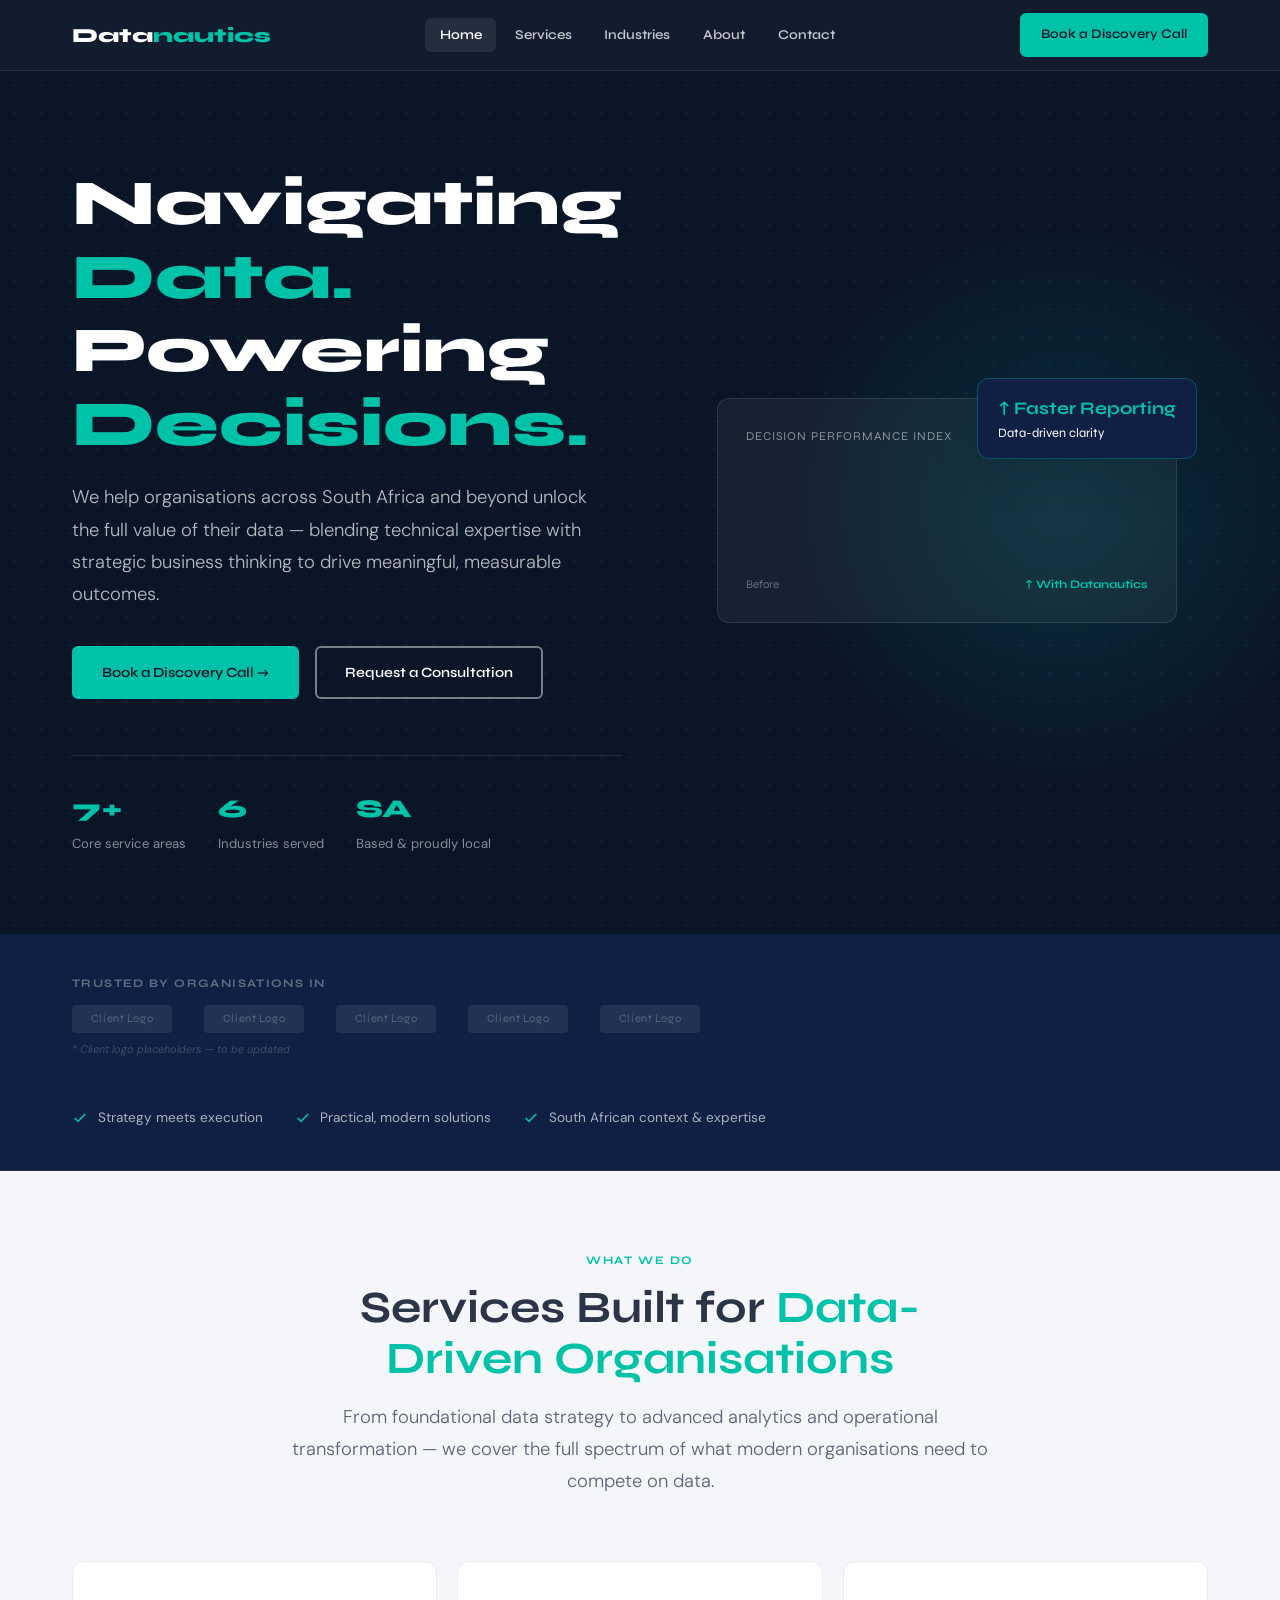
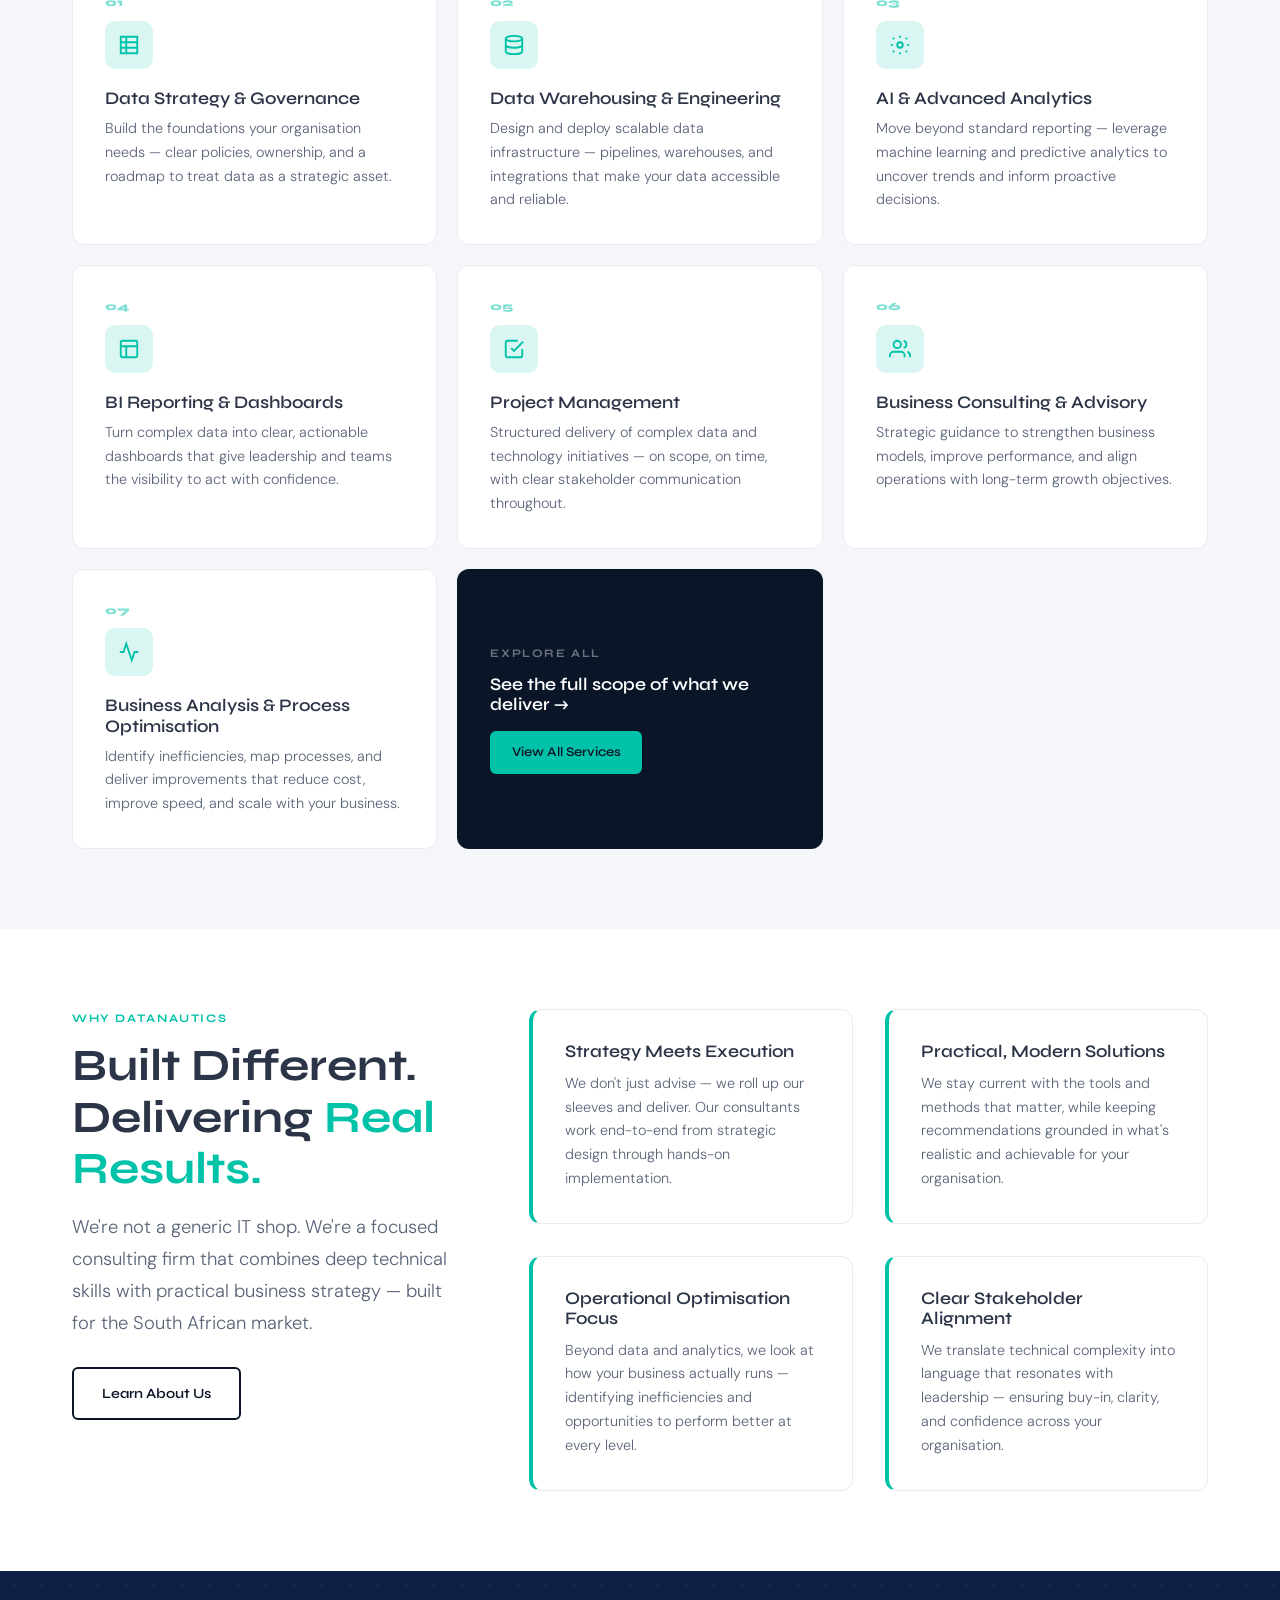
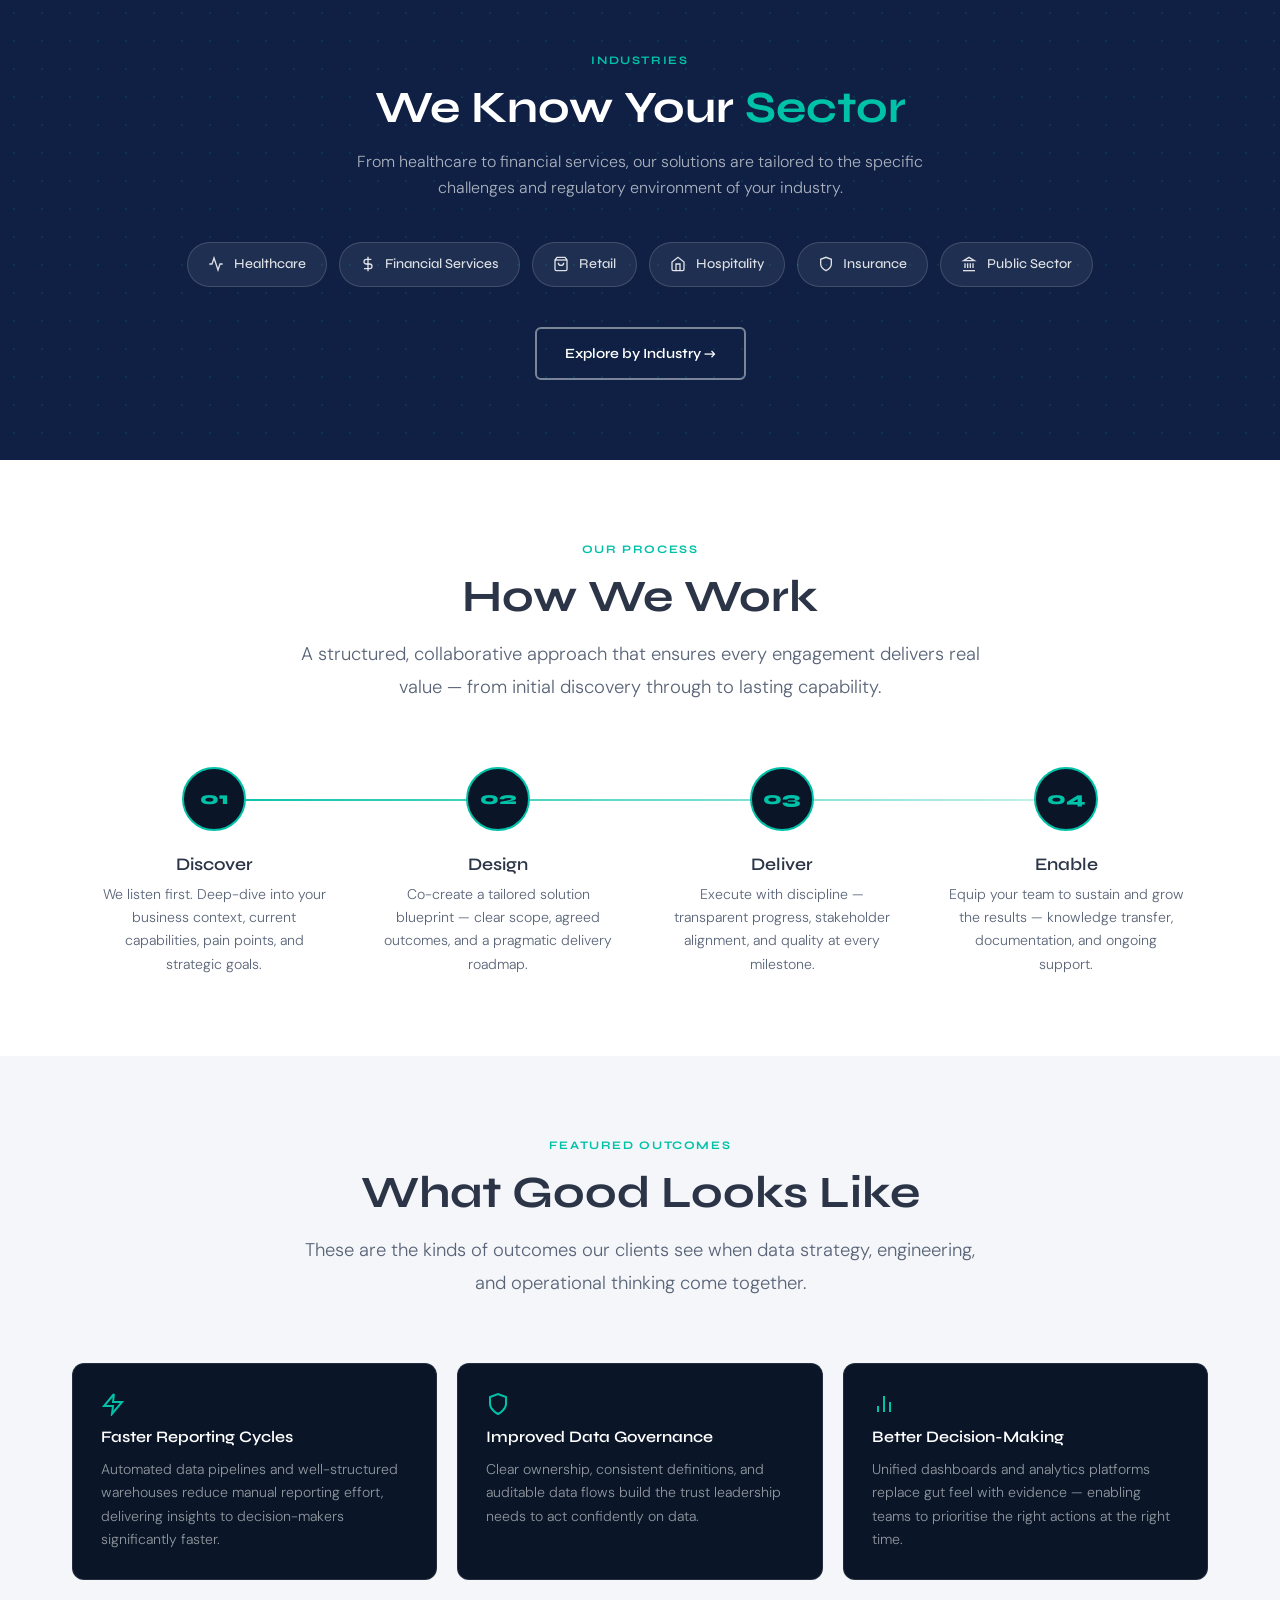
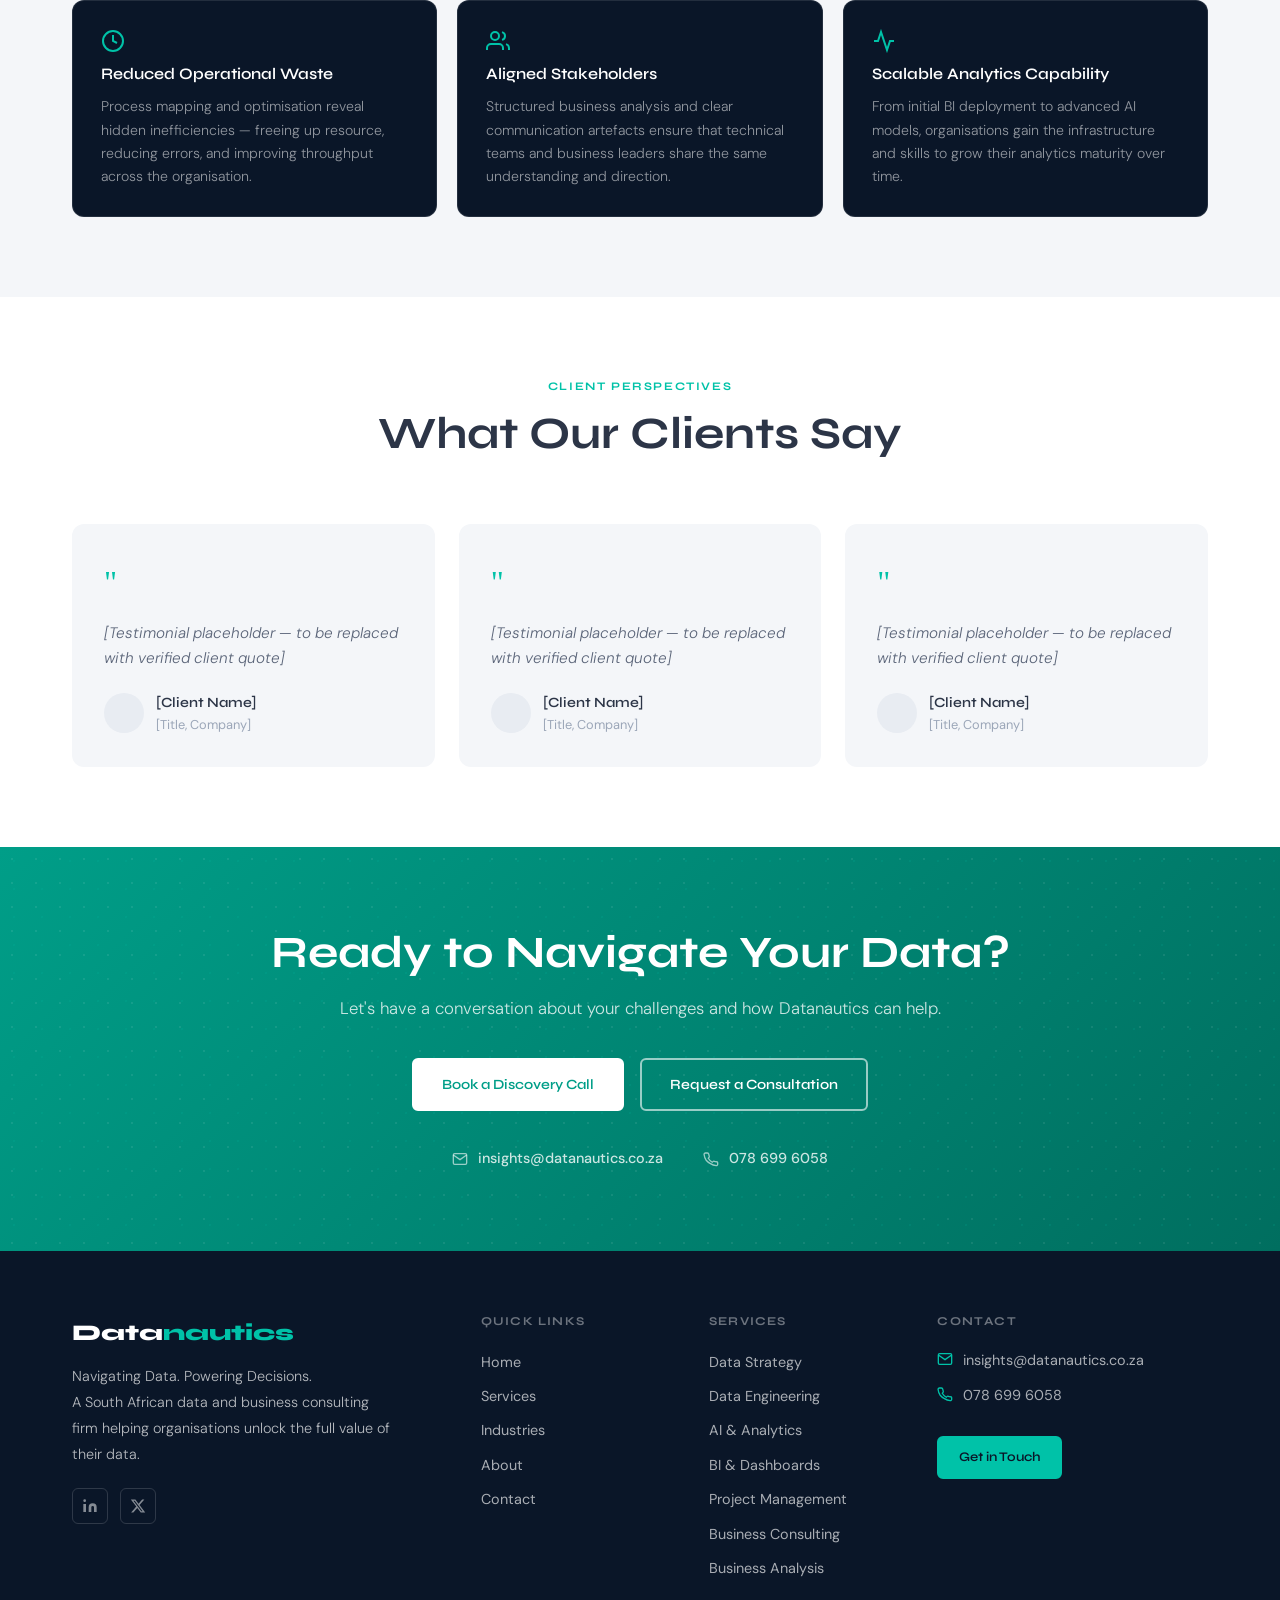
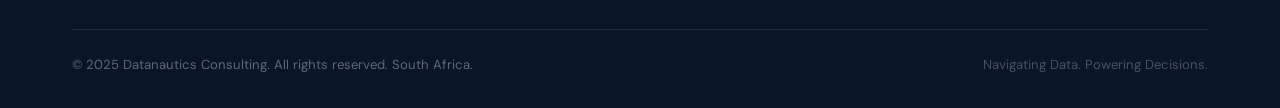
<file: index.html>
<!DOCTYPE html>
<html lang="en">
<head>
  <meta charset="UTF-8" />
  <meta name="viewport" content="width=device-width, initial-scale=1.0" />
  <title>Datanautics Consulting | Business Intelligence & Data Strategy</title>
  <meta name="description" content="Datanautics is a South African data and business consulting firm specialising in Business Intelligence, analytics transformation, data strategy, and operational optimisation. Navigate your data. Power your decisions." />
  <meta name="keywords" content="data strategy South Africa, business intelligence consulting, analytics transformation, data engineering, operational optimisation, BI dashboards" />
  <link rel="stylesheet" href="style.css" />
  <style>
    /* ── HOME-SPECIFIC ── */
    .hero {
      background: var(--navy);
      min-height: 92vh;
      display: flex; align-items: center;
      position: relative; overflow: hidden;
      padding: 6rem 0 5rem;
    }
    .hero::after {
      content: '';
      position: absolute; right: -80px; top: 50%; transform: translateY(-50%);
      width: 600px; height: 600px;
      background: radial-gradient(circle at center, rgba(0,194,168,0.14) 0%, transparent 65%);
      border-radius: 50%; pointer-events: none;
    }
    .hero-grid { display: grid; grid-template-columns: 1fr 1fr; gap: 4rem; align-items: center; position: relative; z-index: 1; }
    .hero-content { color: var(--white); }
    .hero-eyebrow { display: inline-block; background: rgba(0,194,168,0.12); border: 1px solid rgba(0,194,168,0.3); color: var(--teal); font-family: var(--font-display); font-size: 0.75rem; font-weight: 700; letter-spacing: 0.14em; text-transform: uppercase; padding: 0.35rem 1rem; border-radius: 100px; margin-bottom: 1.5rem; }
    .hero h1 { margin-bottom: 1.25rem; }
    .hero h1 em { color: var(--teal); font-style: normal; }
    .hero .lead { color: rgba(255,255,255,0.7); margin-bottom: 2.25rem; max-width: 520px; }
    .hero-actions { display: flex; gap: 1rem; flex-wrap: wrap; }
    .hero-stats { display: flex; gap: 2rem; margin-top: 3.5rem; padding-top: 2rem; border-top: 1px solid rgba(255,255,255,0.1); }
    .hero-stat-val { font-family: var(--font-display); font-size: 1.6rem; font-weight: 800; color: var(--teal); }
    .hero-stat-label { font-size: 0.82rem; color: rgba(255,255,255,0.5); margin-top: 0.15rem; }
    .hero-visual { position: relative; display: flex; align-items: center; justify-content: center; }
    .hero-chart-wrap { position: relative; width: 100%; max-width: 460px; }
    .hero-chart-card {
      background: rgba(255,255,255,0.05); border: 1px solid rgba(255,255,255,0.1);
      border-radius: var(--radius); padding: 1.75rem; backdrop-filter: blur(8px);
      animation: float 5s ease-in-out infinite;
    }
    .chart-label { font-family: var(--font-display); font-size: 0.75rem; color: rgba(255,255,255,0.5); letter-spacing: 0.08em; text-transform: uppercase; margin-bottom: 1rem; }
    .chart-bars { display: flex; align-items: flex-end; gap: 6px; height: 100px; }
    .bar { flex: 1; background: rgba(0,194,168,0.25); border-radius: 3px 3px 0 0; position: relative; }
    .bar::after { content: ''; position: absolute; bottom: 0; left: 0; right: 0; border-radius: 3px 3px 0 0; background: var(--teal); animation: growBar 1.5s ease forwards; transform-origin: bottom; }
    @keyframes growBar { from { transform: scaleY(0); } to { transform: scaleY(1); } }
    .b1::after { height: 45%; animation-delay: 0.2s; }
    .b2::after { height: 65%; animation-delay: 0.3s; }
    .b3::after { height: 55%; animation-delay: 0.4s; }
    .b4::after { height: 80%; animation-delay: 0.5s; }
    .b5::after { height: 70%; animation-delay: 0.6s; }
    .b6::after { height: 92%; animation-delay: 0.7s; }
    .b7::after { height: 78%; animation-delay: 0.8s; }
    .b8::after { height: 88%; animation-delay: 0.9s; }
    .hero-float-badge {
      position: absolute; top: -20px; right: -20px;
      background: var(--navy-mid); border: 1px solid rgba(0,194,168,0.3);
      border-radius: var(--radius); padding: 0.9rem 1.25rem;
      font-family: var(--font-display); font-size: 0.8rem; color: var(--white);
      box-shadow: var(--shadow-lg);
    }
    .hero-float-badge strong { display: block; color: var(--teal); font-size: 1.1rem; }

    /* ── TRUST STRIP ── */
    .trust-strip { background: var(--navy-mid); padding: 2.5rem 0; border-bottom: 1px solid rgba(255,255,255,0.07); }
    .trust-strip-inner { display: flex; align-items: center; gap: 3rem; flex-wrap: wrap; justify-content: space-between; }
    .trust-label { font-family: var(--font-display); font-size: 0.72rem; font-weight: 700; letter-spacing: 0.12em; text-transform: uppercase; color: rgba(255,255,255,0.35); white-space: nowrap; }
    .logo-placeholders { display: flex; gap: 2rem; flex-wrap: wrap; align-items: center; }
    .logo-ph { width: 100px; height: 28px; background: rgba(255,255,255,0.08); border-radius: 4px; display: flex; align-items: center; justify-content: center; font-size: 0.7rem; color: rgba(255,255,255,0.25); font-family: var(--font-display); letter-spacing: 0.05em; }
    .trust-bullets { display: flex; gap: 2rem; flex-wrap: wrap; }
    .trust-bullet { display: flex; align-items: center; gap: 0.6rem; font-size: 0.85rem; color: rgba(255,255,255,0.65); }
    .trust-bullet svg { color: var(--teal); flex-shrink: 0; }

    /* ── SERVICES GRID ── */
    .service-card { cursor: default; }
    .service-card h4 { margin-bottom: 0.5rem; }
    .service-card p { font-size: 0.9rem; color: var(--grey-600); }
    .service-num { font-family: var(--font-display); font-size: 0.7rem; font-weight: 800; color: var(--teal); opacity: 0.5; margin-bottom: 0.5rem; }

    /* ── WHY US ── */
    .why-grid { display: grid; grid-template-columns: repeat(2, 1fr); gap: 2rem; }
    .why-item { padding: 2rem; background: var(--white); border: 1px solid var(--grey-200); border-radius: var(--radius); border-left: 4px solid var(--teal); }
    .why-item h4 { margin-bottom: 0.6rem; }
    .why-item p { font-size: 0.9rem; color: var(--grey-600); }
    @media (max-width: 640px) { .why-grid { grid-template-columns: 1fr; } }

    /* ── INDUSTRIES ── */
    .industry-chip {
      display: inline-flex; align-items: center; gap: 0.6rem;
      background: rgba(255,255,255,0.07); border: 1px solid rgba(255,255,255,0.15);
      color: rgba(255,255,255,0.85); font-family: var(--font-display); font-size: 0.85rem; font-weight: 500;
      padding: 0.65rem 1.25rem; border-radius: 100px;
      transition: all 0.2s;
    }
    .industry-chip:hover { background: var(--teal-glow); border-color: var(--teal); color: var(--teal); }
    .industries-chips { display: flex; flex-wrap: wrap; gap: 0.75rem; justify-content: center; margin-top: 2.5rem; }

    /* ── PROCESS ── */
    .process-steps { display: grid; grid-template-columns: repeat(4, 1fr); gap: 0; position: relative; }
    .process-steps::before {
      content: ''; position: absolute; top: 32px; left: 10%; right: 10%; height: 2px;
      background: linear-gradient(90deg, var(--teal) 0%, rgba(0,194,168,0.2) 100%);
    }
    .process-step { text-align: center; padding: 0 1.5rem; position: relative; z-index: 1; }
    .step-num { width: 64px; height: 64px; background: var(--navy); border: 2px solid var(--teal); border-radius: 50%; display: flex; align-items: center; justify-content: center; font-family: var(--font-display); font-weight: 800; font-size: 1.1rem; color: var(--teal); margin: 0 auto 1.5rem; }
    .process-step h4 { margin-bottom: 0.5rem; }
    .process-step p { font-size: 0.88rem; color: var(--grey-600); }
    @media (max-width: 760px) { .process-steps { grid-template-columns: repeat(2, 1fr); gap: 2rem; } .process-steps::before { display: none; } }
    @media (max-width: 480px) { .process-steps { grid-template-columns: 1fr; } }

    /* ── OUTCOMES ── */
    .outcome-card {
      background: var(--navy); border: 1px solid rgba(255,255,255,0.1);
      border-radius: var(--radius); padding: 1.75rem;
      display: flex; flex-direction: column; gap: 0.75rem;
    }
    .outcome-card svg { color: var(--teal); }
    .outcome-card h4 { color: var(--white); font-size: 1rem; }
    .outcome-card p { color: rgba(255,255,255,0.55); font-size: 0.88rem; }

    /* ── FINAL CTA ── */
    .cta-banner {
      background: linear-gradient(135deg, var(--teal-dark) 0%, #006e5f 100%);
      padding: 5rem 0; text-align: center; position: relative; overflow: hidden;
    }
    .cta-banner::before { content: ''; position: absolute; inset: 0; background-image: radial-gradient(circle, rgba(255,255,255,0.08) 1px, transparent 1px); background-size: 24px 24px; }
    .cta-banner h2 { color: var(--white); margin-bottom: 1rem; }
    .cta-banner p { color: rgba(255,255,255,0.8); margin-bottom: 2.25rem; font-size: 1.05rem; }
    .cta-banner .btn-outline-light { border-color: rgba(255,255,255,0.6); }
    .cta-actions { display: flex; gap: 1rem; flex-wrap: wrap; justify-content: center; }
    .cta-contact-row { display: flex; gap: 2.5rem; justify-content: center; margin-top: 2.25rem; flex-wrap: wrap; }
    .cta-contact-item { display: flex; align-items: center; gap: 0.6rem; color: rgba(255,255,255,0.8); font-size: 0.9rem; }
    .cta-contact-item svg { color: rgba(255,255,255,0.6); }
    .cta-contact-item a { color: inherit; font-weight: 500; }

    /* hero responsive */
    @media (max-width: 900px) {
      .hero-grid { grid-template-columns: 1fr; }
      .hero-visual { display: none; }
      .hero { min-height: auto; }
    }
  </style>
</head>
<body>
  <div id="nav-placeholder"></div>

  <!-- ══ HERO ══ -->
  <section class="hero">
    <div class="dot-grid"></div>
    <div class="container">
      <div class="hero-grid">
        <div class="hero-content">
          
          <h1 class="fade-up delay-1">Navigating <em>Data.</em><br>Powering <em>Decisions.</em></h1>
          <p class="lead fade-up delay-2">We help organisations across South Africa and beyond unlock the full value of their data — blending technical expertise with strategic business thinking to drive meaningful, measurable outcomes.</p>
          <div class="hero-actions fade-up delay-3">
            <a href="contact.html" class="btn btn-primary">Book a Discovery Call →</a>
            <a href="contact.html#consultation" class="btn btn-outline-light">Request a Consultation</a>
          </div>
          <div class="hero-stats fade-up delay-4">
            <div>
              <div class="hero-stat-val">7+</div>
              <div class="hero-stat-label">Core service areas</div>
            </div>
            <div>
              <div class="hero-stat-val">6</div>
              <div class="hero-stat-label">Industries served</div>
            </div>
            <div>
              <div class="hero-stat-val">SA</div>
              <div class="hero-stat-label">Based &amp; proudly local</div>
            </div>
          </div>
        </div>
        <div class="hero-visual">
          <div class="hero-chart-wrap">
            <div class="hero-chart-card">
              <div class="chart-label">Decision Performance Index</div>
              <div class="chart-bars">
                <div class="bar b1"></div>
                <div class="bar b2"></div>
                <div class="bar b3"></div>
                <div class="bar b4"></div>
                <div class="bar b5"></div>
                <div class="bar b6"></div>
                <div class="bar b7"></div>
                <div class="bar b8"></div>
              </div>
              <div style="display:flex;justify-content:space-between;margin-top:0.75rem">
                <span style="font-size:0.72rem;color:rgba(255,255,255,0.35);font-family:var(--font-display)">Before</span>
                <span style="font-size:0.72rem;color:var(--teal);font-family:var(--font-display);font-weight:700">↑ With Datanautics</span>
              </div>
            </div>
            <div class="hero-float-badge">
              <strong>↑ Faster Reporting</strong>
              Data-driven clarity
            </div>
          </div>
        </div>
      </div>
    </div>
  </section>

  <!-- ══ TRUST STRIP ══ -->
  <div class="trust-strip">
    <div class="container">
      <div class="trust-strip-inner">
        <div>
          <div class="trust-label">Trusted by organisations in</div>
          <div class="logo-placeholders" style="margin-top:0.75rem">
            <div class="logo-ph">Client Logo</div>
            <div class="logo-ph">Client Logo</div>
            <div class="logo-ph">Client Logo</div>
            <div class="logo-ph">Client Logo</div>
            <div class="logo-ph">Client Logo</div>
          </div>
          <div style="font-size:0.68rem;color:rgba(255,255,255,0.2);margin-top:0.5rem;font-style:italic">* Client logo placeholders — to be updated</div>
        </div>
        <div class="trust-bullets">
          <div class="trust-bullet">
            <svg width="16" height="16" fill="none" stroke="currentColor" stroke-width="2.5" viewBox="0 0 24 24"><polyline points="20 6 9 17 4 12"/></svg>
            Strategy meets execution
          </div>
          <div class="trust-bullet">
            <svg width="16" height="16" fill="none" stroke="currentColor" stroke-width="2.5" viewBox="0 0 24 24"><polyline points="20 6 9 17 4 12"/></svg>
            Practical, modern solutions
          </div>
          <div class="trust-bullet">
            <svg width="16" height="16" fill="none" stroke="currentColor" stroke-width="2.5" viewBox="0 0 24 24"><polyline points="20 6 9 17 4 12"/></svg>
            South African context &amp; expertise
          </div>
        </div>
      </div>
    </div>
  </div>

  <!-- ══ WHAT WE DO ══ -->
  <section class="bg-grey">
    <div class="container">
      <div class="section-header">
        <span class="label">What We Do</span>
        <h2>Services Built for <span class="text-teal">Data-Driven Organisations</span></h2>
        <p class="lead" style="margin-top:1rem">From foundational data strategy to advanced analytics and operational transformation — we cover the full spectrum of what modern organisations need to compete on data.</p>
      </div>
      <div class="grid-3" style="gap:1.25rem">
        <!-- 1 -->
        <a href="services.html#data-strategy" class="card service-card" style="text-decoration:none;color:inherit">
          <div class="service-num">01</div>
          <div class="card-icon">
            <svg width="22" height="22" fill="none" stroke="currentColor" stroke-width="2" viewBox="0 0 24 24"><path d="M3 3h18v18H3z"/><path d="M3 9h18M3 15h18M9 3v18"/></svg>
          </div>
          <h4>Data Strategy &amp; Governance</h4>
          <p>Build the foundations your organisation needs — clear policies, ownership, and a roadmap to treat data as a strategic asset.</p>
        </a>
        <!-- 2 -->
        <a href="services.html#warehousing" class="card service-card" style="text-decoration:none;color:inherit">
          <div class="service-num">02</div>
          <div class="card-icon">
            <svg width="22" height="22" fill="none" stroke="currentColor" stroke-width="2" viewBox="0 0 24 24"><ellipse cx="12" cy="5" rx="9" ry="3"/><path d="M21 12c0 1.66-4 3-9 3s-9-1.34-9-3"/><path d="M3 5v14c0 1.66 4 3 9 3s9-1.34 9-3V5"/></svg>
          </div>
          <h4>Data Warehousing &amp; Engineering</h4>
          <p>Design and deploy scalable data infrastructure — pipelines, warehouses, and integrations that make your data accessible and reliable.</p>
        </a>
        <!-- 3 -->
        <a href="services.html#ai-analytics" class="card service-card" style="text-decoration:none;color:inherit">
          <div class="service-num">03</div>
          <div class="card-icon">
            <svg width="22" height="22" fill="none" stroke="currentColor" stroke-width="2" viewBox="0 0 24 24"><circle cx="12" cy="12" r="3"/><path d="M12 2v2M12 20v2M4.22 4.22l1.42 1.42M18.36 18.36l1.42 1.42M2 12h2M20 12h2M4.22 19.78l1.42-1.42M18.36 5.64l1.42-1.42"/></svg>
          </div>
          <h4>AI &amp; Advanced Analytics</h4>
          <p>Move beyond standard reporting — leverage machine learning and predictive analytics to uncover trends and inform proactive decisions.</p>
        </a>
        <!-- 4 -->
        <a href="services.html#bi-reporting" class="card service-card" style="text-decoration:none;color:inherit">
          <div class="service-num">04</div>
          <div class="card-icon">
            <svg width="22" height="22" fill="none" stroke="currentColor" stroke-width="2" viewBox="0 0 24 24"><rect x="3" y="3" width="18" height="18" rx="2"/><path d="M3 9h18M9 21V9"/></svg>
          </div>
          <h4>BI Reporting &amp; Dashboards</h4>
          <p>Turn complex data into clear, actionable dashboards that give leadership and teams the visibility to act with confidence.</p>
        </a>
        <!-- 5 -->
        <a href="services.html#project-mgmt" class="card service-card" style="text-decoration:none;color:inherit">
          <div class="service-num">05</div>
          <div class="card-icon">
            <svg width="22" height="22" fill="none" stroke="currentColor" stroke-width="2" viewBox="0 0 24 24"><path d="M9 11l3 3L22 4"/><path d="M21 12v7a2 2 0 0 1-2 2H5a2 2 0 0 1-2-2V5a2 2 0 0 1 2-2h11"/></svg>
          </div>
          <h4>Project Management</h4>
          <p>Structured delivery of complex data and technology initiatives — on scope, on time, with clear stakeholder communication throughout.</p>
        </a>
        <!-- 6 -->
        <a href="services.html#business-consulting" class="card service-card" style="text-decoration:none;color:inherit">
          <div class="service-num">06</div>
          <div class="card-icon">
            <svg width="22" height="22" fill="none" stroke="currentColor" stroke-width="2" viewBox="0 0 24 24"><path d="M17 21v-2a4 4 0 0 0-4-4H5a4 4 0 0 0-4 4v2"/><circle cx="9" cy="7" r="4"/><path d="M23 21v-2a4 4 0 0 0-3-3.87"/><path d="M16 3.13a4 4 0 0 1 0 7.75"/></svg>
          </div>
          <h4>Business Consulting &amp; Advisory</h4>
          <p>Strategic guidance to strengthen business models, improve performance, and align operations with long-term growth objectives.</p>
        </a>
        <!-- 7 -->
        <a href="services.html#business-analysis" class="card service-card" style="text-decoration:none;color:inherit">
          <div class="service-num">07</div>
          <div class="card-icon">
            <svg width="22" height="22" fill="none" stroke="currentColor" stroke-width="2" viewBox="0 0 24 24"><polyline points="22 12 18 12 15 21 9 3 6 12 2 12"/></svg>
          </div>
          <h4>Business Analysis &amp; Process Optimisation</h4>
          <p>Identify inefficiencies, map processes, and deliver improvements that reduce cost, improve speed, and scale with your business.</p>
        </a>
        <!-- CTA card -->
        <a href="services.html" class="card service-card" style="text-decoration:none;background:var(--navy);border-color:transparent;display:flex;flex-direction:column;justify-content:center;align-items:flex-start">
          <span class="label" style="color:rgba(255,255,255,0.4)">Explore All</span>
          <h4 style="color:var(--white);margin-bottom:1rem">See the full scope of what we deliver →</h4>
          <span class="btn btn-primary btn-sm">View All Services</span>
        </a>
      </div>
    </div>
  </section>

  <!-- ══ WHY DATANAUTICS ══ -->
  <section>
    <div class="container">
      <div style="display:grid;grid-template-columns:1fr 1.8fr;gap:5rem;align-items:start">
        <div>
          <span class="label">Why Datanautics</span>
          <h2>Built Different.<br>Delivering <span class="text-teal">Real Results.</span></h2>
          <p class="lead" style="margin-top:1rem">We're not a generic IT shop. We're a focused consulting firm that combines deep technical skills with practical business strategy — built for the South African market.</p>
          <a href="about.html" class="btn btn-outline-dark" style="margin-top:1.75rem">Learn About Us</a>
        </div>
        <div class="why-grid">
          <div class="why-item">
            <h4>Strategy Meets Execution</h4>
            <p>We don't just advise — we roll up our sleeves and deliver. Our consultants work end-to-end from strategic design through hands-on implementation.</p>
          </div>
          <div class="why-item">
            <h4>Practical, Modern Solutions</h4>
            <p>We stay current with the tools and methods that matter, while keeping recommendations grounded in what's realistic and achievable for your organisation.</p>
          </div>
          <div class="why-item">
            <h4>Operational Optimisation Focus</h4>
            <p>Beyond data and analytics, we look at how your business actually runs — identifying inefficiencies and opportunities to perform better at every level.</p>
          </div>
          <div class="why-item">
            <h4>Clear Stakeholder Alignment</h4>
            <p>We translate technical complexity into language that resonates with leadership — ensuring buy-in, clarity, and confidence across your organisation.</p>
          </div>
        </div>
      </div>
    </div>
  </section>

  <!-- ══ INDUSTRIES ══ -->
  <section class="bg-navy-mid" style="position:relative;overflow:hidden">
    <div class="dot-grid"></div>
    <div class="container" style="position:relative;z-index:1;text-align:center">
      <span class="label">Industries</span>
      <h2 style="color:var(--white)">We Know Your <span class="text-teal">Sector</span></h2>
      <p style="color:rgba(255,255,255,0.65);max-width:580px;margin:1rem auto 0">From healthcare to financial services, our solutions are tailored to the specific challenges and regulatory environment of your industry.</p>
      <div class="industries-chips">
        <a href="industries.html#healthcare" class="industry-chip">
          <svg width="16" height="16" fill="none" stroke="currentColor" stroke-width="2" viewBox="0 0 24 24"><path d="M22 12h-4l-3 9L9 3l-3 9H2"/></svg>
          Healthcare
        </a>
        <a href="industries.html#financial" class="industry-chip">
          <svg width="16" height="16" fill="none" stroke="currentColor" stroke-width="2" viewBox="0 0 24 24"><line x1="12" y1="1" x2="12" y2="23"/><path d="M17 5H9.5a3.5 3.5 0 0 0 0 7h5a3.5 3.5 0 0 1 0 7H6"/></svg>
          Financial Services
        </a>
        <a href="industries.html#retail" class="industry-chip">
          <svg width="16" height="16" fill="none" stroke="currentColor" stroke-width="2" viewBox="0 0 24 24"><path d="M6 2L3 6v14a2 2 0 0 0 2 2h14a2 2 0 0 0 2-2V6l-3-4z"/><line x1="3" y1="6" x2="21" y2="6"/><path d="M16 10a4 4 0 0 1-8 0"/></svg>
          Retail
        </a>
        <a href="industries.html#hospitality" class="industry-chip">
          <svg width="16" height="16" fill="none" stroke="currentColor" stroke-width="2" viewBox="0 0 24 24"><path d="M3 9l9-7 9 7v11a2 2 0 0 1-2 2H5a2 2 0 0 1-2-2z"/><polyline points="9 22 9 12 15 12 15 22"/></svg>
          Hospitality
        </a>
        <a href="industries.html#insurance" class="industry-chip">
          <svg width="16" height="16" fill="none" stroke="currentColor" stroke-width="2" viewBox="0 0 24 24"><path d="M12 22s8-4 8-10V5l-8-3-8 3v7c0 6 8 10 8 10z"/></svg>
          Insurance
        </a>
        <a href="industries.html#public-sector" class="industry-chip">
          <svg width="16" height="16" fill="none" stroke="currentColor" stroke-width="2" viewBox="0 0 24 24"><line x1="3" y1="22" x2="21" y2="22"/><line x1="6" y1="18" x2="6" y2="11"/><line x1="10" y1="18" x2="10" y2="11"/><line x1="14" y1="18" x2="14" y2="11"/><line x1="18" y1="18" x2="18" y2="11"/><polygon points="12 2 20 7 4 7"/></svg>
          Public Sector
        </a>
      </div>
      <a href="industries.html" class="btn btn-outline-light" style="margin-top:2.5rem">Explore by Industry →</a>
    </div>
  </section>

  <!-- ══ HOW WE WORK ══ -->
  <section>
    <div class="container">
      <div class="section-header">
        <span class="label">Our Process</span>
        <h2>How We Work</h2>
        <p class="lead" style="margin-top:1rem">A structured, collaborative approach that ensures every engagement delivers real value — from initial discovery through to lasting capability.</p>
      </div>
      <div class="process-steps">
        <div class="process-step">
          <div class="step-num">01</div>
          <h4>Discover</h4>
          <p>We listen first. Deep-dive into your business context, current capabilities, pain points, and strategic goals.</p>
        </div>
        <div class="process-step">
          <div class="step-num">02</div>
          <h4>Design</h4>
          <p>Co-create a tailored solution blueprint — clear scope, agreed outcomes, and a pragmatic delivery roadmap.</p>
        </div>
        <div class="process-step">
          <div class="step-num">03</div>
          <h4>Deliver</h4>
          <p>Execute with discipline — transparent progress, stakeholder alignment, and quality at every milestone.</p>
        </div>
        <div class="process-step">
          <div class="step-num">04</div>
          <h4>Enable</h4>
          <p>Equip your team to sustain and grow the results — knowledge transfer, documentation, and ongoing support.</p>
        </div>
      </div>
    </div>
  </section>

  <!-- ══ FEATURED OUTCOMES ══ -->
  <section class="bg-grey">
    <div class="container">
      <div class="section-header">
        <span class="label">Featured Outcomes</span>
        <h2>What Good Looks Like</h2>
        <p class="lead" style="margin-top:1rem">These are the kinds of outcomes our clients see when data strategy, engineering, and operational thinking come together.</p>
      </div>
      <div class="grid-3" style="gap:1.25rem">
        <div class="outcome-card">
          <svg width="24" height="24" fill="none" stroke="currentColor" stroke-width="2" viewBox="0 0 24 24"><polyline points="13 2 3 14 12 14 11 22 21 10 12 10 13 2"/></svg>
          <h4>Faster Reporting Cycles</h4>
          <p>Automated data pipelines and well-structured warehouses reduce manual reporting effort, delivering insights to decision-makers significantly faster.</p>
        </div>
        <div class="outcome-card">
          <svg width="24" height="24" fill="none" stroke="currentColor" stroke-width="2" viewBox="0 0 24 24"><path d="M12 22s8-4 8-10V5l-8-3-8 3v7c0 6 8 10 8 10z"/></svg>
          <h4>Improved Data Governance</h4>
          <p>Clear ownership, consistent definitions, and auditable data flows build the trust leadership needs to act confidently on data.</p>
        </div>
        <div class="outcome-card">
          <svg width="24" height="24" fill="none" stroke="currentColor" stroke-width="2" viewBox="0 0 24 24"><line x1="18" y1="20" x2="18" y2="10"/><line x1="12" y1="20" x2="12" y2="4"/><line x1="6" y1="20" x2="6" y2="14"/></svg>
          <h4>Better Decision-Making</h4>
          <p>Unified dashboards and analytics platforms replace gut feel with evidence — enabling teams to prioritise the right actions at the right time.</p>
        </div>
        <div class="outcome-card">
          <svg width="24" height="24" fill="none" stroke="currentColor" stroke-width="2" viewBox="0 0 24 24"><circle cx="12" cy="12" r="10"/><polyline points="12 6 12 12 16 14"/></svg>
          <h4>Reduced Operational Waste</h4>
          <p>Process mapping and optimisation reveal hidden inefficiencies — freeing up resource, reducing errors, and improving throughput across the organisation.</p>
        </div>
        <div class="outcome-card">
          <svg width="24" height="24" fill="none" stroke="currentColor" stroke-width="2" viewBox="0 0 24 24"><path d="M17 21v-2a4 4 0 0 0-4-4H5a4 4 0 0 0-4 4v2"/><circle cx="9" cy="7" r="4"/><path d="M23 21v-2a4 4 0 0 0-3-3.87"/><path d="M16 3.13a4 4 0 0 1 0 7.75"/></svg>
          <h4>Aligned Stakeholders</h4>
          <p>Structured business analysis and clear communication artefacts ensure that technical teams and business leaders share the same understanding and direction.</p>
        </div>
        <div class="outcome-card">
          <svg width="24" height="24" fill="none" stroke="currentColor" stroke-width="2" viewBox="0 0 24 24"><polyline points="22 12 18 12 15 21 9 3 6 12 2 12"/></svg>
          <h4>Scalable Analytics Capability</h4>
          <p>From initial BI deployment to advanced AI models, organisations gain the infrastructure and skills to grow their analytics maturity over time.</p>
        </div>
      </div>
    </div>
  </section>

  <!-- ══ TESTIMONIAL PLACEHOLDER ══ -->
  <section>
    <div class="container">
      <div class="section-header">
        <span class="label">Client Perspectives</span>
        <h2>What Our Clients Say</h2>
      </div>
      <div class="grid-3">
        <div class="card" style="background:var(--grey-100);border:none">
          <div style="color:var(--teal);font-size:2rem;margin-bottom:0.75rem;font-family:Georgia,serif">"</div>
          <p style="font-style:italic;color:var(--grey-600);margin-bottom:1.25rem;font-size:0.95rem"><em>[Testimonial placeholder — to be replaced with verified client quote]</em></p>
          <div style="display:flex;align-items:center;gap:0.75rem">
            <div style="width:40px;height:40px;background:var(--grey-200);border-radius:50%"></div>
            <div>
              <div style="font-weight:600;font-size:0.88rem;font-family:var(--font-display)">[Client Name]</div>
              <div style="font-size:0.8rem;color:var(--grey-400)">[Title, Company]</div>
            </div>
          </div>
        </div>
        <div class="card" style="background:var(--grey-100);border:none">
          <div style="color:var(--teal);font-size:2rem;margin-bottom:0.75rem;font-family:Georgia,serif">"</div>
          <p style="font-style:italic;color:var(--grey-600);margin-bottom:1.25rem;font-size:0.95rem"><em>[Testimonial placeholder — to be replaced with verified client quote]</em></p>
          <div style="display:flex;align-items:center;gap:0.75rem">
            <div style="width:40px;height:40px;background:var(--grey-200);border-radius:50%"></div>
            <div>
              <div style="font-weight:600;font-size:0.88rem;font-family:var(--font-display)">[Client Name]</div>
              <div style="font-size:0.8rem;color:var(--grey-400)">[Title, Company]</div>
            </div>
          </div>
        </div>
        <div class="card" style="background:var(--grey-100);border:none">
          <div style="color:var(--teal);font-size:2rem;margin-bottom:0.75rem;font-family:Georgia,serif">"</div>
          <p style="font-style:italic;color:var(--grey-600);margin-bottom:1.25rem;font-size:0.95rem"><em>[Testimonial placeholder — to be replaced with verified client quote]</em></p>
          <div style="display:flex;align-items:center;gap:0.75rem">
            <div style="width:40px;height:40px;background:var(--grey-200);border-radius:50%"></div>
            <div>
              <div style="font-weight:600;font-size:0.88rem;font-family:var(--font-display)">[Client Name]</div>
              <div style="font-size:0.8rem;color:var(--grey-400)">[Title, Company]</div>
            </div>
          </div>
        </div>
      </div>
    </div>
  </section>

  <!-- ══ FINAL CTA ══ -->
  <div class="cta-banner">
    <div class="dot-grid"></div>
    <div class="container" style="position:relative;z-index:1">
      <h2>Ready to Navigate Your Data?</h2>
      <p>Let's have a conversation about your challenges and how Datanautics can help.</p>
      <div class="cta-actions">
        <a href="contact.html" class="btn btn-primary" style="background:var(--white);color:var(--teal-dark);border-color:var(--white)">Book a Discovery Call</a>
        <a href="contact.html#consultation" class="btn btn-outline-light">Request a Consultation</a>
      </div>
      <div class="cta-contact-row">
        <div class="cta-contact-item">
          <svg width="16" height="16" fill="none" stroke="currentColor" stroke-width="2" viewBox="0 0 24 24"><path d="M4 4h16c1.1 0 2 .9 2 2v12c0 1.1-.9 2-2 2H4c-1.1 0-2-.9-2-2V6c0-1.1.9-2 2-2z"/><polyline points="22,6 12,13 2,6"/></svg>
          <a href="mailto:insights@datanautics.co.za">insights@datanautics.co.za</a>
        </div>
        <div class="cta-contact-item">
          <svg width="16" height="16" fill="none" stroke="currentColor" stroke-width="2" viewBox="0 0 24 24"><path d="M22 16.92v3a2 2 0 0 1-2.18 2 19.79 19.79 0 0 1-8.63-3.07A19.5 19.5 0 0 1 4.69 13.8 19.79 19.79 0 0 1 1.62 5.22 2 2 0 0 1 3.6 3h3a2 2 0 0 1 2 1.72c.13 1 .38 1.98.74 2.91a2 2 0 0 1-.45 2.11L7.91 10.9a16 16 0 0 0 6 6l.97-1a2 2 0 0 1 2.11-.45c.93.36 1.91.61 2.91.74A2 2 0 0 1 22 17z"/></svg>
          <a href="tel:0786996058">078 699 6058</a>
        </div>
      </div>
    </div>
  </div>

  <div id="footer-placeholder"></div>
  <script src="nav.js"></script>
</body>
</html>
</file>
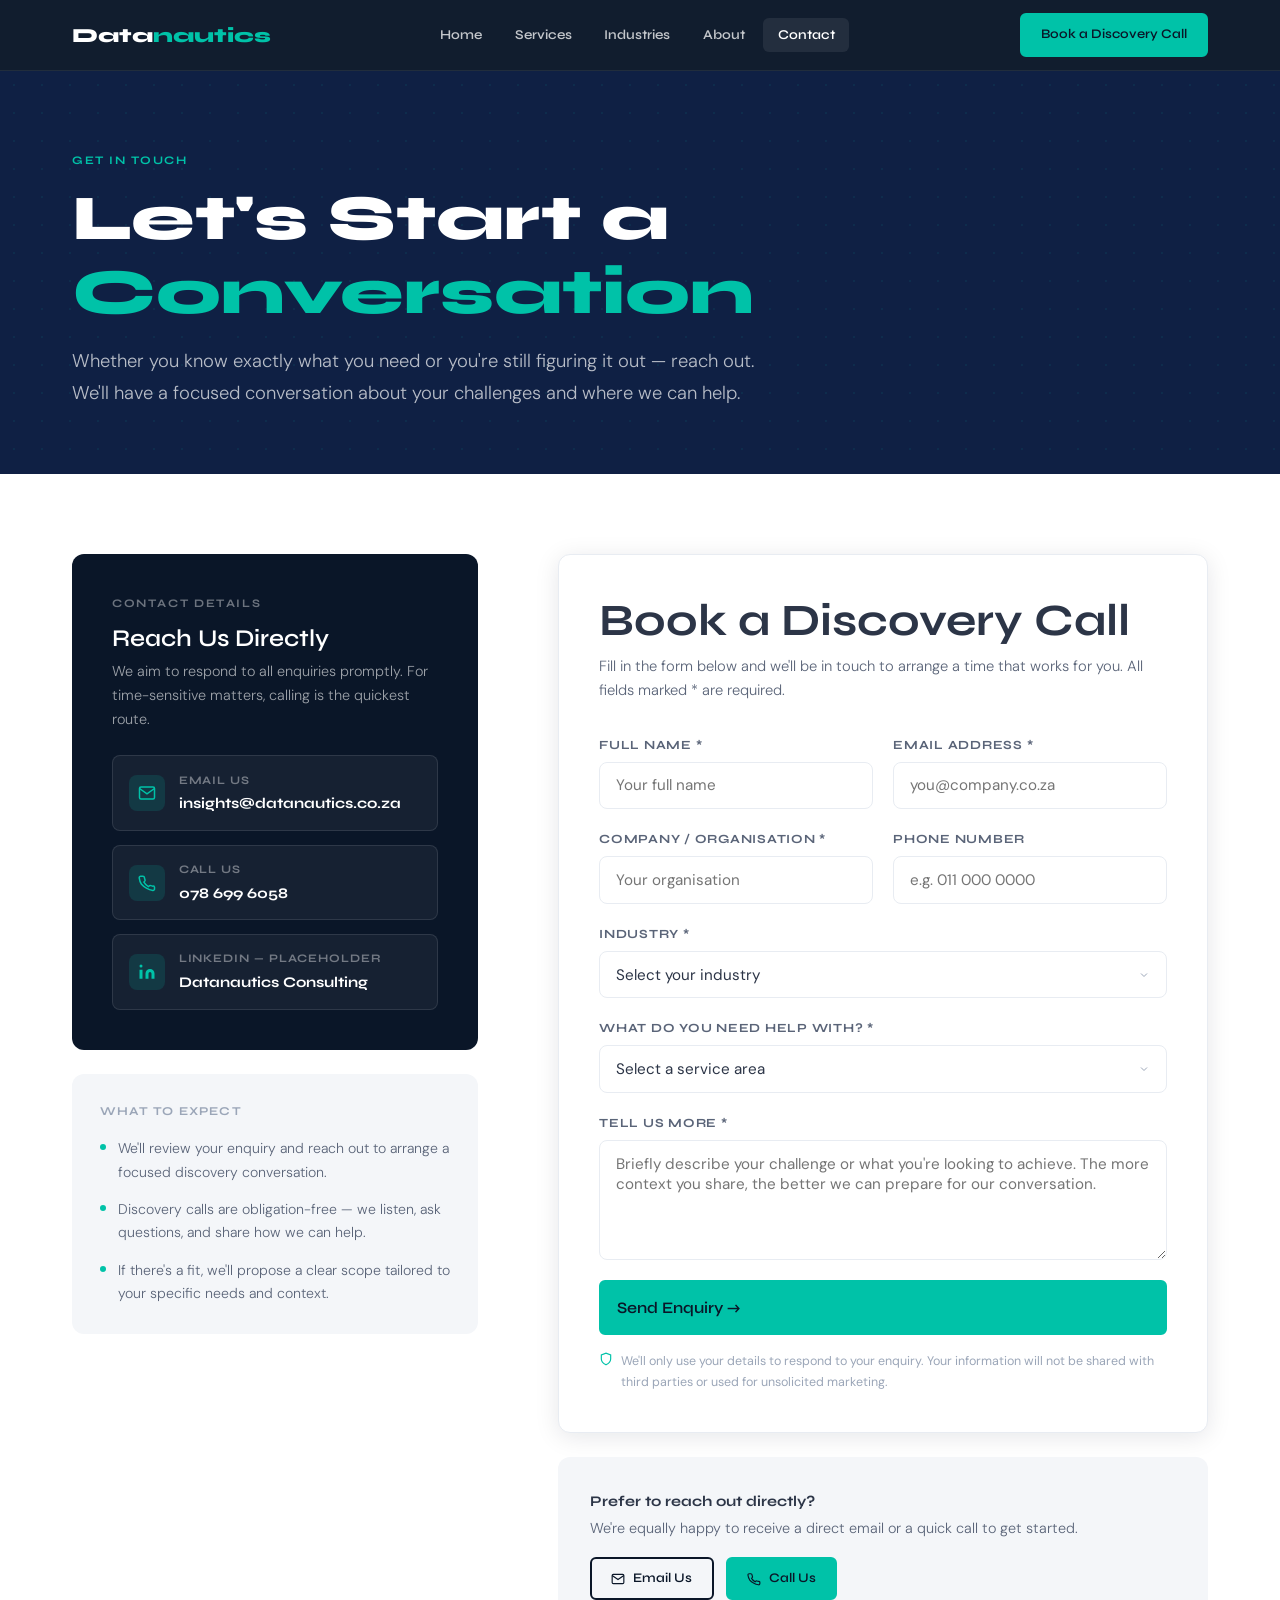
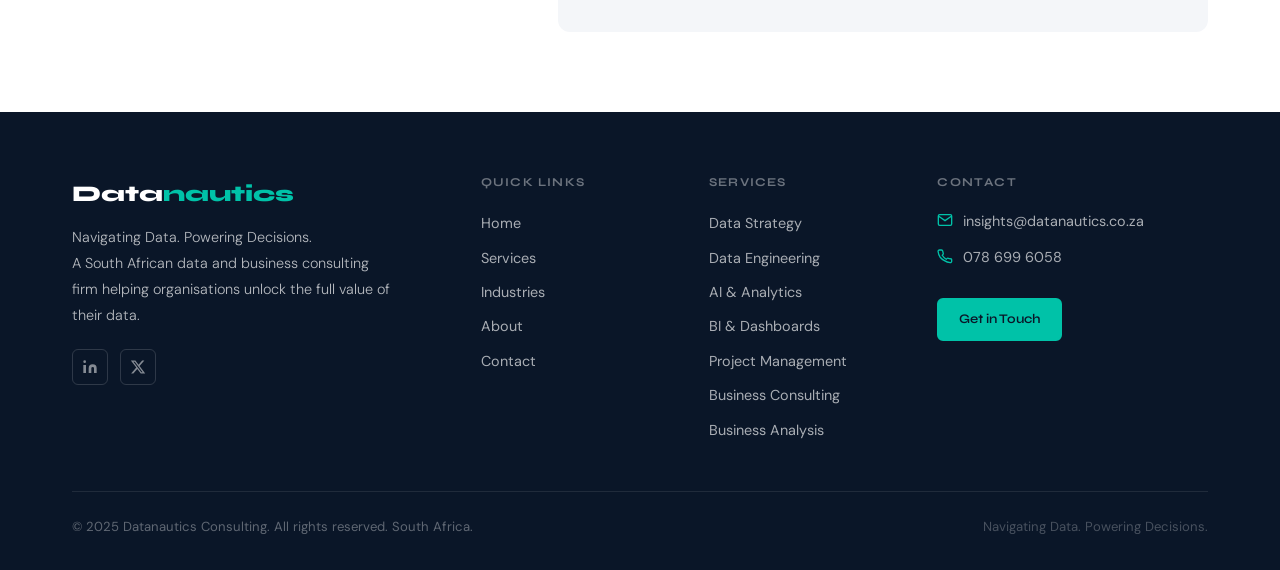
<file: contact.html>
<!DOCTYPE html>
<html lang="en">
<head>
  <meta charset="UTF-8" />
  <meta name="viewport" content="width=device-width, initial-scale=1.0" />
  <title>Contact | Datanautics Consulting — Book a Discovery Call</title>
  <meta name="description" content="Get in touch with Datanautics Consulting. Book a discovery call, request a consultation, or reach out directly by email or phone. We'll respond promptly." />
  <link rel="stylesheet" href="style.css" />
  <style>
    .contact-layout { display: grid; grid-template-columns: 1fr 1.6fr; gap: 5rem; align-items: start; }
    .contact-info-card { background: var(--navy); border-radius: var(--radius); padding: 2.5rem; margin-bottom: 1.5rem; }
    .contact-info-card .label { color: rgba(255,255,255,0.4); }
    .contact-info-card h3 { color: var(--white); margin-bottom: 0.5rem; }
    .contact-info-card p { color: rgba(255,255,255,0.6); font-size: 0.9rem; margin-bottom: 1.5rem; }
    .contact-link-row { display: flex; flex-direction: column; gap: 0.85rem; }
    .contact-link-item { display: flex; align-items: center; gap: 0.85rem; padding: 0.9rem 1rem; background: rgba(255,255,255,0.05); border: 1px solid rgba(255,255,255,0.1); border-radius: 8px; color: var(--white); transition: all 0.2s; text-decoration: none; }
    .contact-link-item:hover { background: rgba(0,194,168,0.12); border-color: rgba(0,194,168,0.35); }
    .contact-link-item-icon { width: 36px; height: 36px; background: var(--teal-glow); border-radius: 8px; display: grid; place-items: center; color: var(--teal); flex-shrink: 0; }
    .contact-link-item-text { display: flex; flex-direction: column; }
    .contact-link-item-text span:first-child { font-size: 0.72rem; font-family: var(--font-display); font-weight: 700; letter-spacing: 0.08em; text-transform: uppercase; color: rgba(255,255,255,0.4); }
    .contact-link-item-text strong { font-size: 0.92rem; font-family: var(--font-display); margin-top: 0.1rem; }

    /* FORM */
    .contact-form-wrap { background: var(--white); border: 1px solid var(--grey-200); border-radius: var(--radius); padding: 2.5rem; box-shadow: var(--shadow); }
    .contact-form-wrap h2 { margin-bottom: 0.5rem; }
    .contact-form-wrap .form-intro { color: var(--grey-600); font-size: 0.92rem; margin-bottom: 2rem; }
    .form-row { display: grid; grid-template-columns: 1fr 1fr; gap: 1.25rem; }
    .form-group { display: flex; flex-direction: column; gap: 0.4rem; margin-bottom: 1.25rem; }
    .form-group label { font-family: var(--font-display); font-size: 0.78rem; font-weight: 700; letter-spacing: 0.06em; text-transform: uppercase; color: var(--grey-600); }
    .form-group input,
    .form-group select,
    .form-group textarea {
      width: 100%; padding: 0.8rem 1rem;
      border: 1.5px solid var(--grey-200); border-radius: 8px;
      font-family: var(--font-body); font-size: 0.95rem; color: var(--text-body);
      background: var(--white); transition: border-color 0.18s;
      outline: none;
    }
    .form-group input:focus,
    .form-group select:focus,
    .form-group textarea:focus { border-color: var(--teal); box-shadow: 0 0 0 3px rgba(0,194,168,0.12); }
    .form-group textarea { resize: vertical; min-height: 120px; }
    .form-group select { appearance: none; background-image: url("data:image/svg+xml,%3Csvg xmlns='http://www.w3.org/2000/svg' width='12' height='12' viewBox='0 0 24 24' fill='none' stroke='%239ba6b8' stroke-width='2'%3E%3Cpolyline points='6 9 12 15 18 9'%3E%3C/polyline%3E%3C/svg%3E"); background-repeat: no-repeat; background-position: right 1rem center; }
    .form-submit { width: 100%; padding: 1rem; font-size: 1rem; }
    .form-privacy { font-size: 0.78rem; color: var(--grey-400); margin-top: 1rem; display: flex; align-items: flex-start; gap: 0.5rem; }
    .form-privacy svg { flex-shrink: 0; margin-top: 1px; color: var(--teal); }

    .form-success { display: none; text-align: center; padding: 3rem 2rem; }
    .form-success-icon { width: 64px; height: 64px; background: var(--teal-glow); border-radius: 50%; display: grid; place-items: center; margin: 0 auto 1.25rem; color: var(--teal); }
    .form-success h3 { margin-bottom: 0.5rem; }
    .form-success p { color: var(--grey-600); font-size: 0.95rem; }

    .alt-cta-strip { background: var(--grey-100); border-radius: var(--radius); padding: 2rem; margin-top: 1.5rem; display: flex; gap: 1rem; align-items: center; flex-wrap: wrap; }
    .alt-cta-strip p { color: var(--grey-600); font-size: 0.9rem; flex: 1; }

    @media (max-width: 900px) {
      .contact-layout { grid-template-columns: 1fr; }
      .form-row { grid-template-columns: 1fr; }
    }
    @media (max-width: 560px) { .contact-form-wrap { padding: 1.75rem; } }
  </style>
</head>
<body>
  <div id="nav-placeholder"></div>

  <div class="page-hero">
    <div class="container">
      <div class="page-hero-inner">
        <span class="label">Get In Touch</span>
        <h1>Let's Start a <span class="text-teal">Conversation</span></h1>
        <p class="lead" style="color:rgba(255,255,255,0.7);margin-top:1rem">Whether you know exactly what you need or you're still figuring it out — reach out. We'll have a focused conversation about your challenges and where we can help.</p>
      </div>
    </div>
  </div>

  <section>
    <div class="container">
      <div class="contact-layout">
        <!-- LEFT: Contact info -->
        <div>
          <div class="contact-info-card">
            <span class="label">Contact Details</span>
            <h3>Reach Us Directly</h3>
            <p>We aim to respond to all enquiries promptly. For time-sensitive matters, calling is the quickest route.</p>
            <div class="contact-link-row">
              <a href="mailto:insights@datanautics.co.za" class="contact-link-item">
                <div class="contact-link-item-icon">
                  <svg width="18" height="18" fill="none" stroke="currentColor" stroke-width="2" viewBox="0 0 24 24"><path d="M4 4h16c1.1 0 2 .9 2 2v12c0 1.1-.9 2-2 2H4c-1.1 0-2-.9-2-2V6c0-1.1.9-2 2-2z"/><polyline points="22,6 12,13 2,6"/></svg>
                </div>
                <div class="contact-link-item-text">
                  <span>Email Us</span>
                  <strong>insights@datanautics.co.za</strong>
                </div>
              </a>
              <a href="tel:0786996058" class="contact-link-item">
                <div class="contact-link-item-icon">
                  <svg width="18" height="18" fill="none" stroke="currentColor" stroke-width="2" viewBox="0 0 24 24"><path d="M22 16.92v3a2 2 0 0 1-2.18 2 19.79 19.79 0 0 1-8.63-3.07A19.5 19.5 0 0 1 4.69 13.8 19.79 19.79 0 0 1 1.62 5.22 2 2 0 0 1 3.6 3h3a2 2 0 0 1 2 1.72c.13 1 .38 1.98.74 2.91a2 2 0 0 1-.45 2.11L7.91 10.9a16 16 0 0 0 6 6l.97-1a2 2 0 0 1 2.11-.45c.93.36 1.91.61 2.91.74A2 2 0 0 1 22 17z"/></svg>
                </div>
                <div class="contact-link-item-text">
                  <span>Call Us</span>
                  <strong>078 699 6058</strong>
                </div>
              </a>
              <a href="#" class="contact-link-item">
                <div class="contact-link-item-icon">
                  <svg width="18" height="18" fill="currentColor" viewBox="0 0 24 24"><path d="M16 8a6 6 0 0 1 6 6v7h-4v-7a2 2 0 0 0-2-2 2 2 0 0 0-2 2v7h-4v-7a6 6 0 0 1 6-6z"/><rect x="2" y="9" width="4" height="12"/><circle cx="4" cy="4" r="2"/></svg>
                </div>
                <div class="contact-link-item-text">
                  <span>LinkedIn — Placeholder</span>
                  <strong>Datanautics Consulting</strong>
                </div>
              </a>
            </div>
          </div>

          <div style="background:var(--grey-100);border-radius:var(--radius);padding:1.75rem">
            <div style="font-family:var(--font-display);font-size:0.75rem;font-weight:700;text-transform:uppercase;letter-spacing:0.1em;color:var(--grey-400);margin-bottom:1rem">What to Expect</div>
            <div style="display:flex;flex-direction:column;gap:0.9rem">
              <div style="display:flex;gap:0.75rem;align-items:flex-start">
                <div style="width:6px;height:6px;background:var(--teal);border-radius:50%;margin-top:7px;flex-shrink:0"></div>
                <p style="font-size:0.88rem;color:var(--grey-600)">We'll review your enquiry and reach out to arrange a focused discovery conversation.</p>
              </div>
              <div style="display:flex;gap:0.75rem;align-items:flex-start">
                <div style="width:6px;height:6px;background:var(--teal);border-radius:50%;margin-top:7px;flex-shrink:0"></div>
                <p style="font-size:0.88rem;color:var(--grey-600)">Discovery calls are obligation-free — we listen, ask questions, and share how we can help.</p>
              </div>
              <div style="display:flex;gap:0.75rem;align-items:flex-start">
                <div style="width:6px;height:6px;background:var(--teal);border-radius:50%;margin-top:7px;flex-shrink:0"></div>
                <p style="font-size:0.88rem;color:var(--grey-600)">If there's a fit, we'll propose a clear scope tailored to your specific needs and context.</p>
              </div>
            </div>
          </div>
        </div>

        <!-- RIGHT: Form -->
        <div id="consultation">
          <div class="contact-form-wrap">
            <div id="formContent">
              <h2>Book a Discovery Call</h2>
              <p class="form-intro">Fill in the form below and we'll be in touch to arrange a time that works for you. All fields marked * are required.</p>

              <form id="contactForm" onsubmit="handleSubmit(event)">
                <div class="form-row">
                  <div class="form-group">
                    <label for="fullName">Full Name *</label>
                    <input type="text" id="fullName" name="fullName" placeholder="Your full name" required />
                  </div>
                  <div class="form-group">
                    <label for="email">Email Address *</label>
                    <input type="email" id="email" name="email" placeholder="you@company.co.za" required />
                  </div>
                </div>
                <div class="form-row">
                  <div class="form-group">
                    <label for="company">Company / Organisation *</label>
                    <input type="text" id="company" name="company" placeholder="Your organisation" required />
                  </div>
                  <div class="form-group">
                    <label for="phone">Phone Number</label>
                    <input type="tel" id="phone" name="phone" placeholder="e.g. 011 000 0000" />
                  </div>
                </div>
                <div class="form-group">
                  <label for="industry">Industry *</label>
                  <select id="industry" name="industry" required>
                    <option value="" disabled selected>Select your industry</option>
                    <option>Healthcare</option>
                    <option>Financial Services</option>
                    <option>Retail</option>
                    <option>Hospitality</option>
                    <option>Insurance</option>
                    <option>Public Sector</option>
                    <option>Technology</option>
                    <option>Other</option>
                  </select>
                </div>
                <div class="form-group">
                  <label for="service">What do you need help with? *</label>
                  <select id="service" name="service" required>
                    <option value="" disabled selected>Select a service area</option>
                    <option>Data Strategy &amp; Governance</option>
                    <option>Data Warehousing &amp; Engineering</option>
                    <option>AI &amp; Advanced Analytics</option>
                    <option>BI Reporting &amp; Dashboards</option>
                    <option>Project Management</option>
                    <option>Business Consulting &amp; Advisory</option>
                    <option>Business Analysis &amp; Process Optimisation</option>
                    <option>Multiple / Not Sure Yet</option>
                    <option>Other</option>
                  </select>
                </div>
                <div class="form-group">
                  <label for="message">Tell Us More *</label>
                  <textarea id="message" name="message" placeholder="Briefly describe your challenge or what you're looking to achieve. The more context you share, the better we can prepare for our conversation." required></textarea>
                </div>
                <button type="submit" class="btn btn-primary form-submit">Send Enquiry →</button>
                <div class="form-privacy">
                  <svg width="14" height="14" fill="none" stroke="currentColor" stroke-width="2" viewBox="0 0 24 24"><path d="M12 22s8-4 8-10V5l-8-3-8 3v7c0 6 8 10 8 10z"/></svg>
                  We'll only use your details to respond to your enquiry. Your information will not be shared with third parties or used for unsolicited marketing.
                </div>
              </form>
            </div>

            <!-- Success state -->
            <div class="form-success" id="formSuccess">
              <div class="form-success-icon">
                <svg width="30" height="30" fill="none" stroke="currentColor" stroke-width="2.5" viewBox="0 0 24 24"><polyline points="20 6 9 17 4 12"/></svg>
              </div>
              <h3>Thank You — We've Got Your Message</h3>
              <p>We'll review your enquiry and be in touch shortly to arrange a discovery conversation. In the meantime, feel free to explore our services or reach out directly by email or phone.</p>
              <div style="display:flex;gap:1rem;justify-content:center;margin-top:1.75rem;flex-wrap:wrap">
                <a href="services.html" class="btn btn-outline-dark btn-sm">Explore Services</a>
                <a href="mailto:insights@datanautics.co.za" class="btn btn-primary btn-sm">Email Us Directly</a>
              </div>
            </div>
          </div>

          <!-- Alternative CTAs -->
          <div class="alt-cta-strip">
            <div>
              <div style="font-family:var(--font-display);font-weight:700;font-size:0.92rem;margin-bottom:0.25rem">Prefer to reach out directly?</div>
              <p>We're equally happy to receive a direct email or a quick call to get started.</p>
            </div>
            <div style="display:flex;gap:0.75rem;flex-wrap:wrap">
              <a href="mailto:insights@datanautics.co.za" class="btn btn-outline-dark btn-sm">
                <svg width="14" height="14" fill="none" stroke="currentColor" stroke-width="2" viewBox="0 0 24 24"><path d="M4 4h16c1.1 0 2 .9 2 2v12c0 1.1-.9 2-2 2H4c-1.1 0-2-.9-2-2V6c0-1.1.9-2 2-2z"/><polyline points="22,6 12,13 2,6"/></svg>
                Email Us
              </a>
              <a href="tel:0786996058" class="btn btn-primary btn-sm">
                <svg width="14" height="14" fill="none" stroke="currentColor" stroke-width="2" viewBox="0 0 24 24"><path d="M22 16.92v3a2 2 0 0 1-2.18 2 19.79 19.79 0 0 1-8.63-3.07A19.5 19.5 0 0 1 4.69 13.8 19.79 19.79 0 0 1 1.62 5.22 2 2 0 0 1 3.6 3h3a2 2 0 0 1 2 1.72c.13 1 .38 1.98.74 2.91a2 2 0 0 1-.45 2.11L7.91 10.9a16 16 0 0 0 6 6l.97-1a2 2 0 0 1 2.11-.45c.93.36 1.91.61 2.91.74A2 2 0 0 1 22 17z"/></svg>
                Call Us
              </a>
            </div>
          </div>
        </div>
      </div>
    </div>
  </section>

  <div id="footer-placeholder"></div>
  <script src="nav.js"></script>
  <script>
    function handleSubmit(e) {
      e.preventDefault();
      // In a live environment, replace this with your backend/form service submission
      document.getElementById('formContent').style.display = 'none';
      document.getElementById('formSuccess').style.display = 'block';
      window.scrollTo({ top: document.getElementById('consultation').offsetTop - 100, behavior: 'smooth' });
    }
  </script>
</body>
</html>
</file>
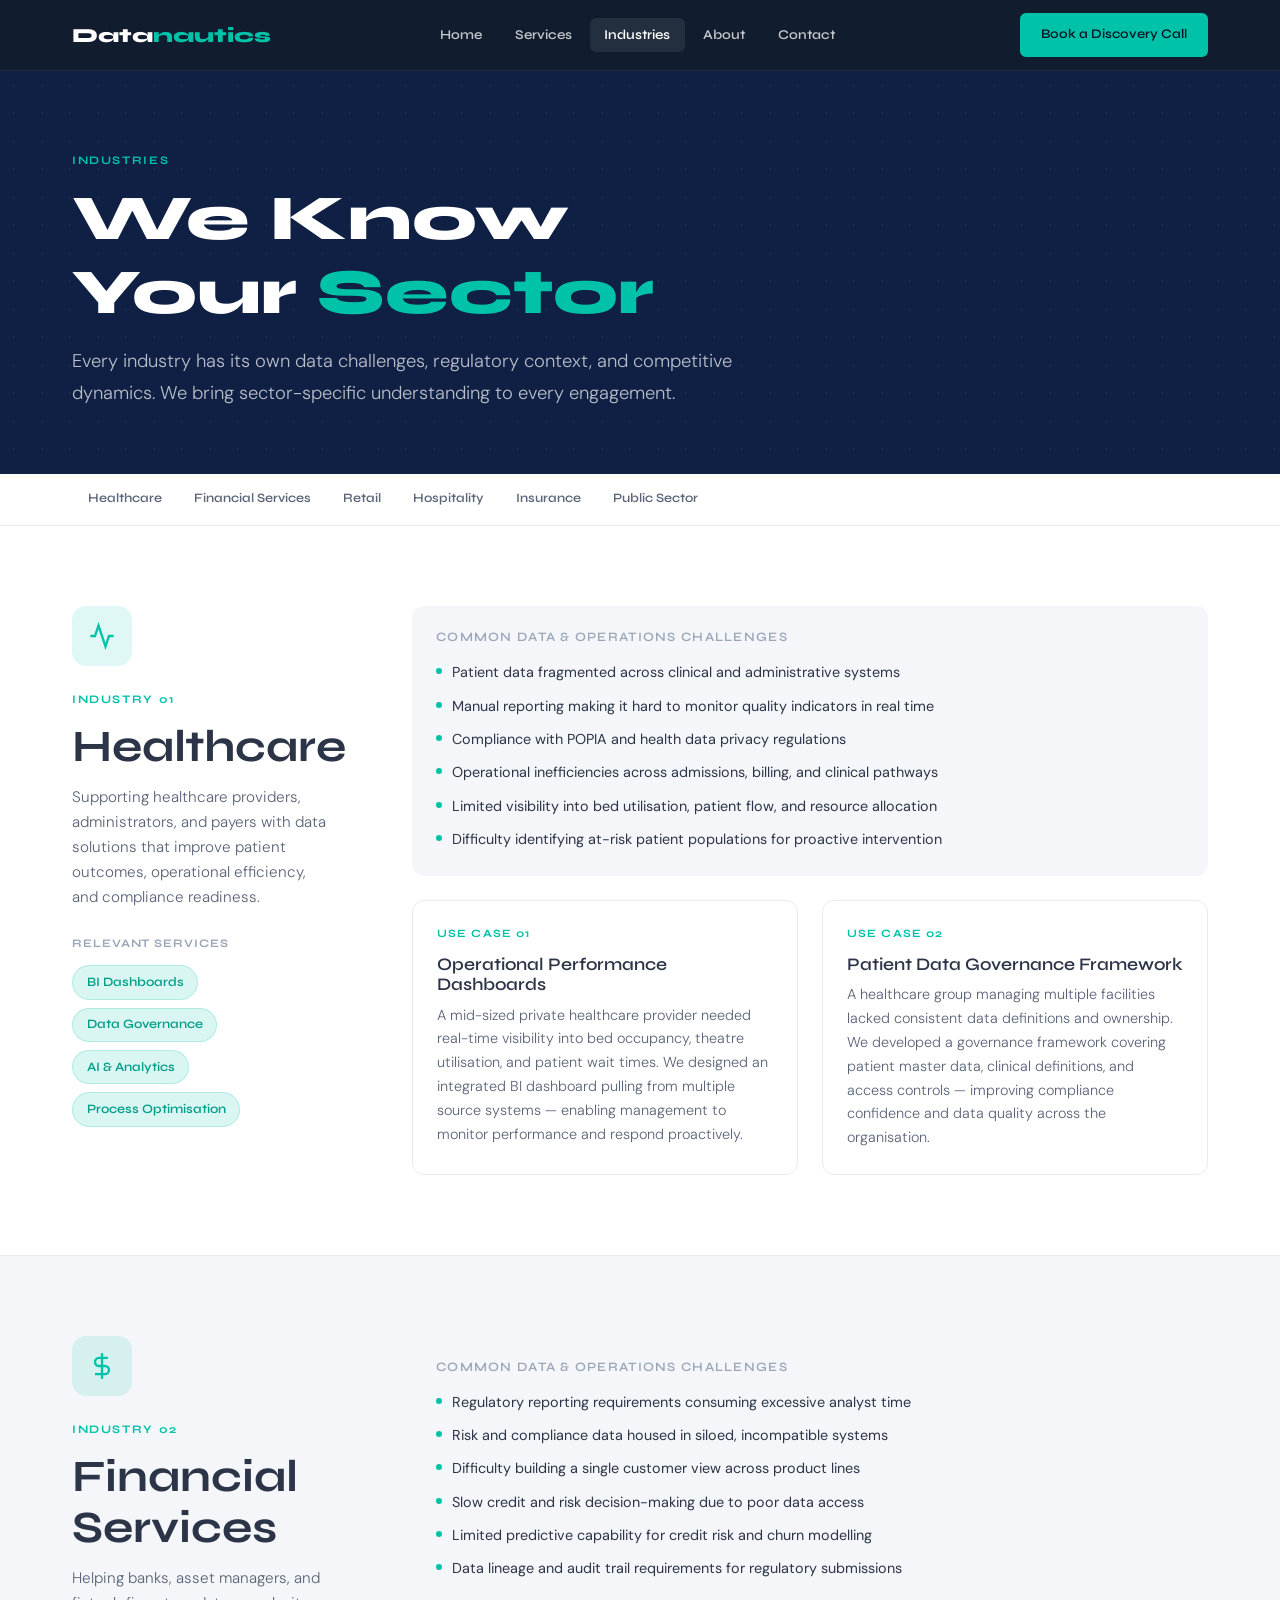
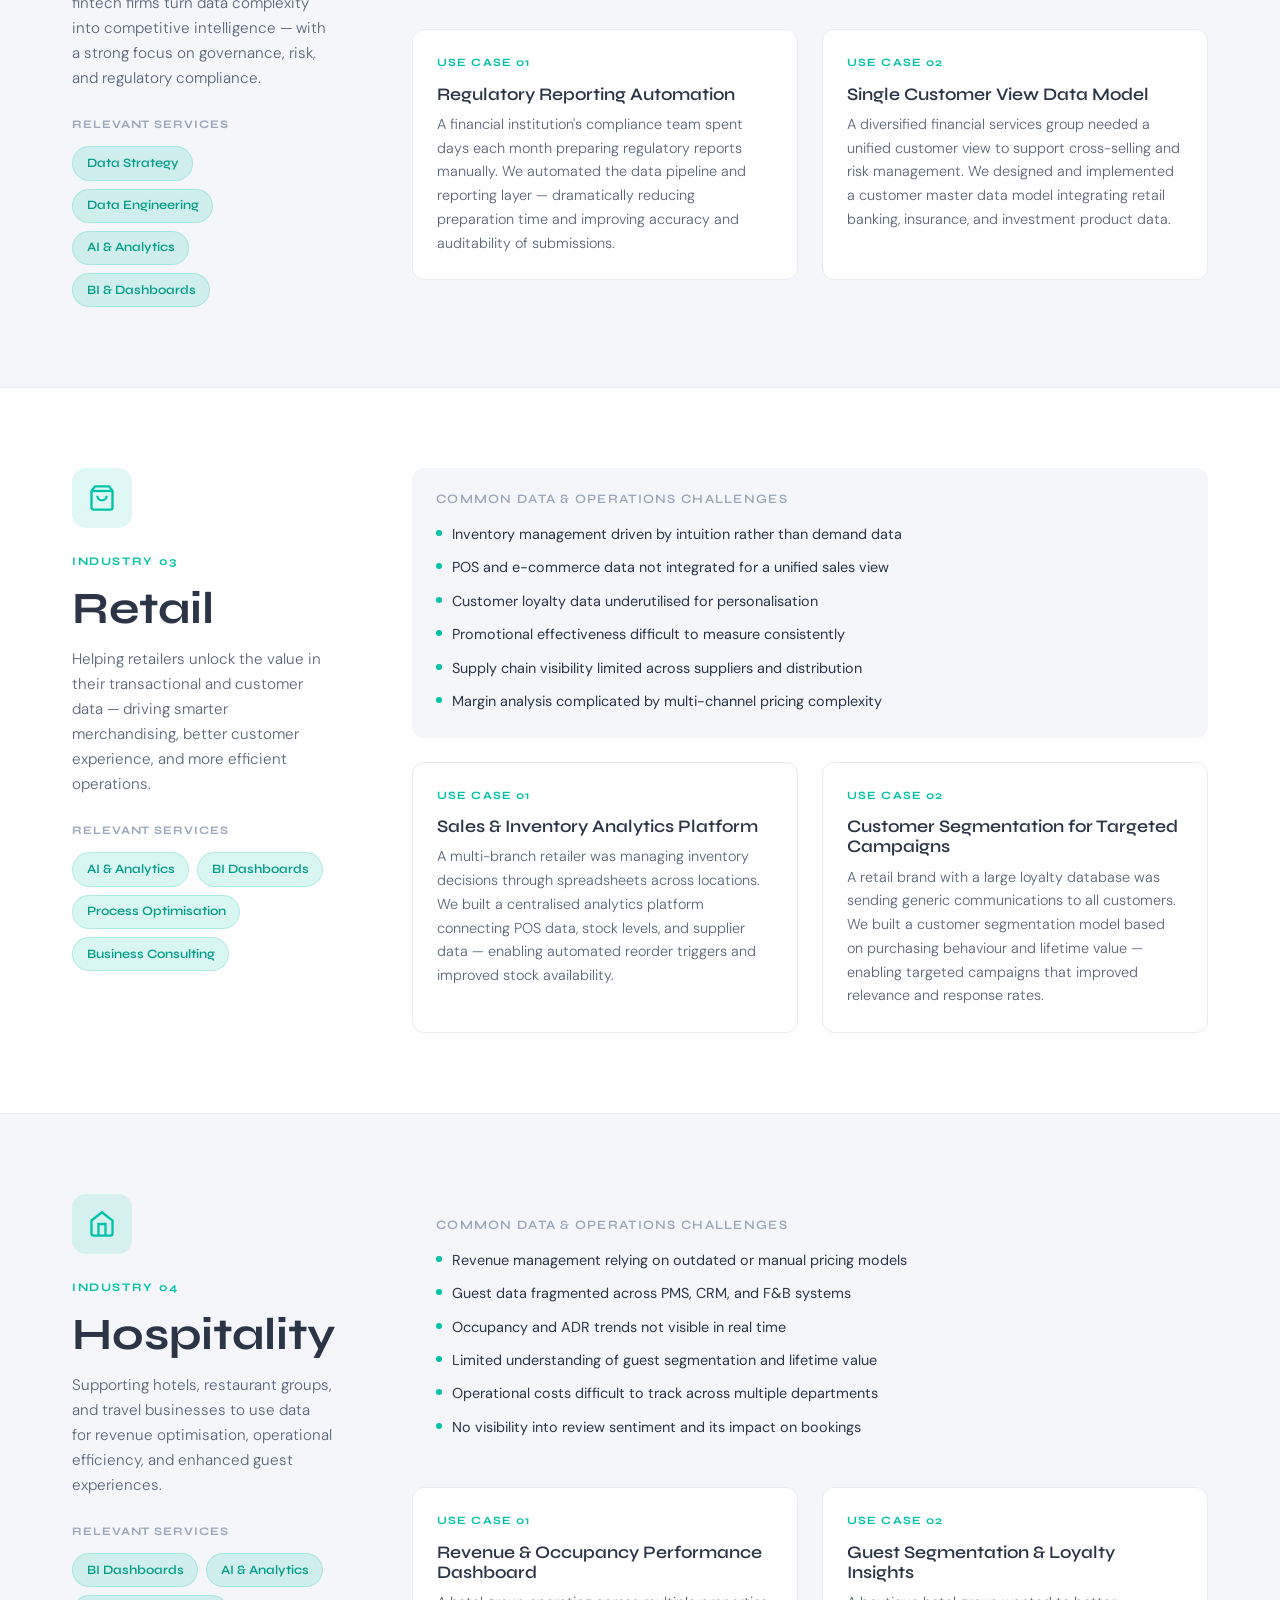
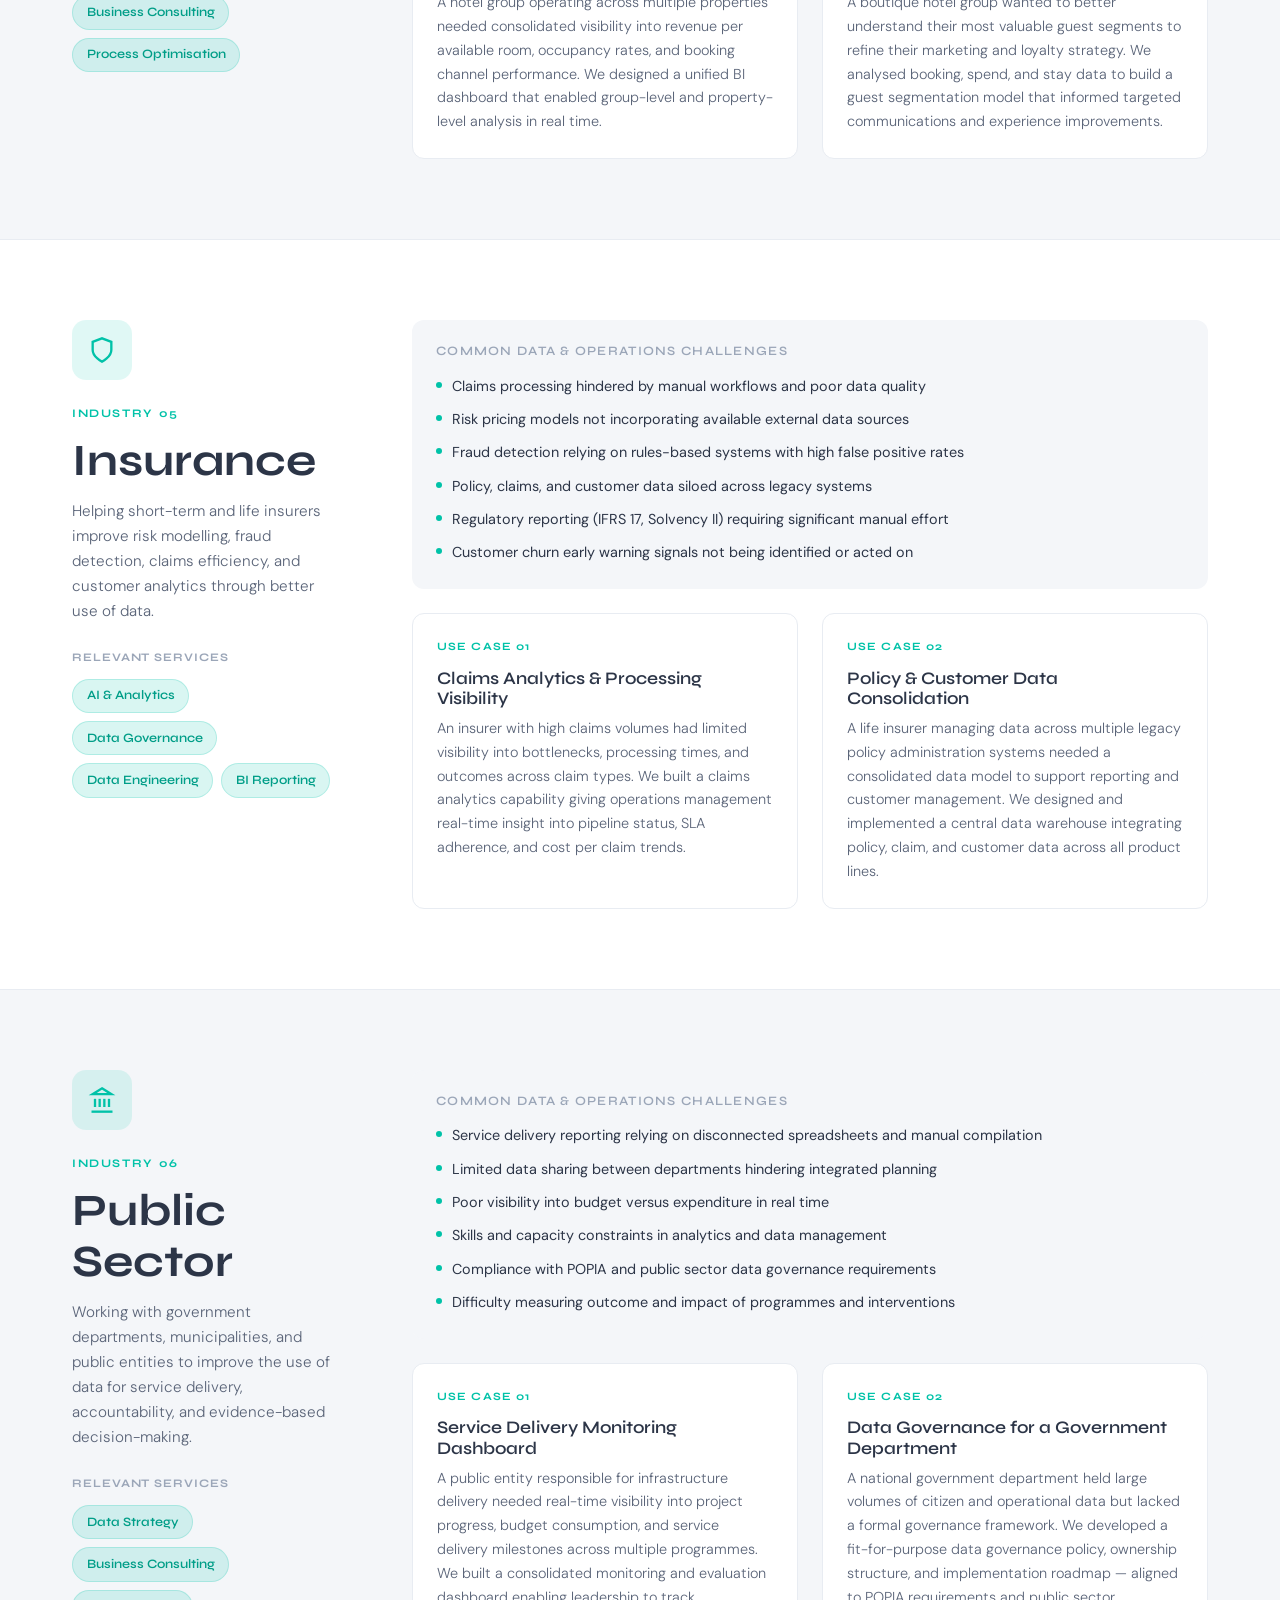
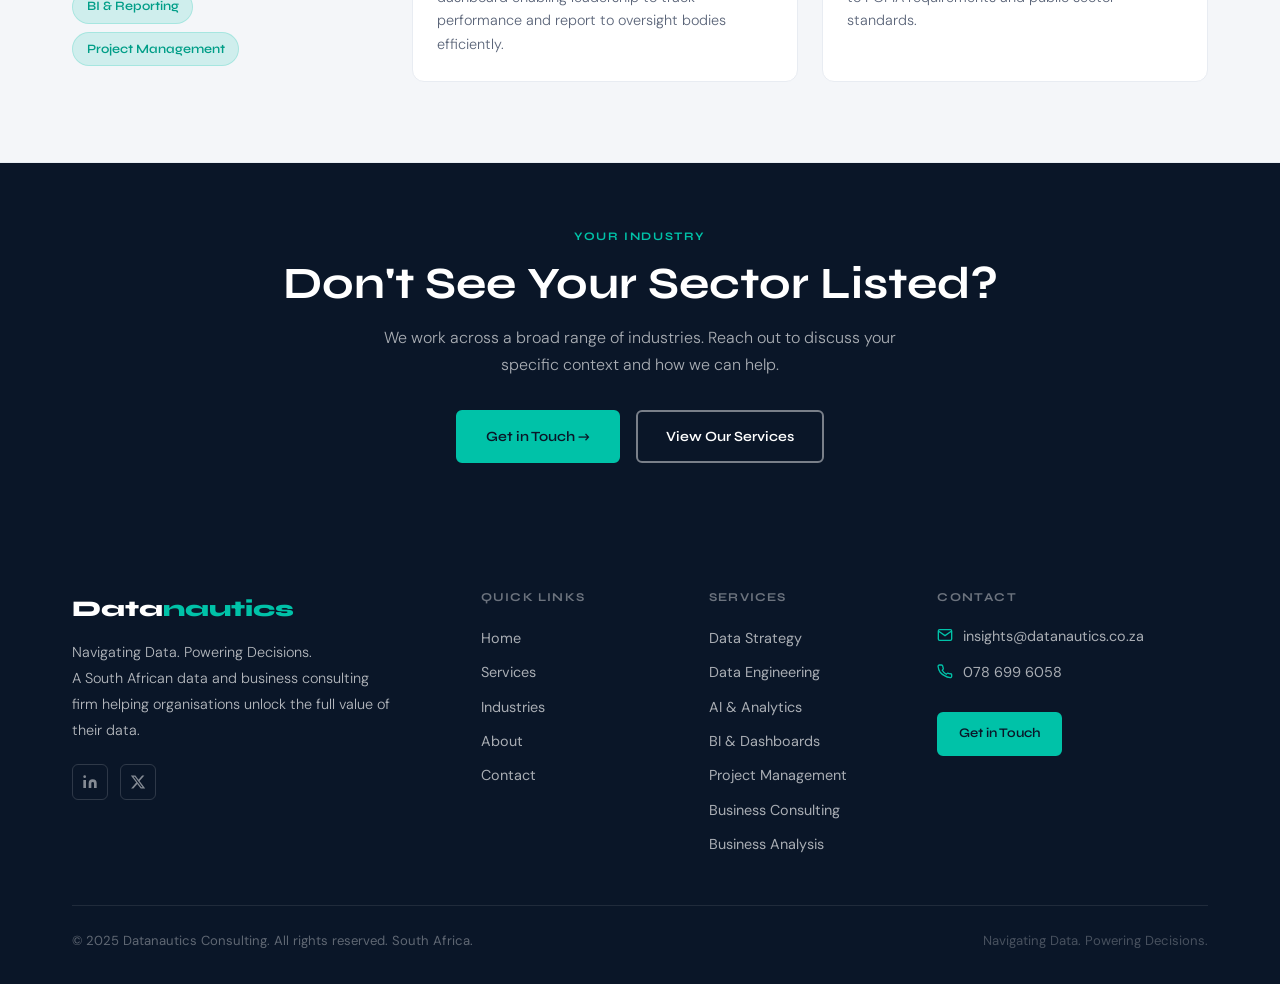
<file: industries.html>
<!DOCTYPE html>
<html lang="en">
<head>
  <meta charset="UTF-8" />
  <meta name="viewport" content="width=device-width, initial-scale=1.0" />
  <title>Industries | Datanautics Consulting — Healthcare, Financial Services, Retail &amp; More</title>
  <meta name="description" content="Datanautics serves healthcare, financial services, retail, hospitality, insurance, and public sector organisations across South Africa with tailored data strategy and analytics consulting." />
  <link rel="stylesheet" href="style.css" />
  <style>
    .ind-subnav { background: var(--white); border-bottom: 1px solid var(--grey-200); position: sticky; top: 70px; z-index: 99; overflow-x: auto; }
    .ind-subnav-inner { display: flex; max-width: 1200px; margin: 0 auto; padding: 0 2rem; }
    .ind-subnav-inner a { font-family: var(--font-display); font-size: 0.8rem; font-weight: 600; color: var(--grey-600); padding: 0.9rem 1rem; border-bottom: 2px solid transparent; white-space: nowrap; transition: 0.18s; }
    .ind-subnav-inner a:hover { color: var(--navy); border-color: var(--teal); }

    .ind-section { padding: 5rem 0; border-bottom: 1px solid var(--grey-200); }
    .ind-section:last-of-type { border-bottom: none; }
    .ind-layout { display: grid; grid-template-columns: 260px 1fr; gap: 5rem; align-items: start; }
    .ind-sidebar { position: sticky; top: 120px; }
    .ind-icon { width: 60px; height: 60px; border-radius: 14px; display: grid; place-items: center; margin-bottom: 1.5rem; }

    .challenge-card { background: var(--grey-100); border-radius: var(--radius); padding: 1.5rem; margin-bottom: 1.5rem; }
    .challenge-card h4 { font-size: 0.8rem; text-transform: uppercase; letter-spacing: 0.1em; color: var(--grey-400); font-family: var(--font-display); margin-bottom: 1rem; }
    .challenge-list { list-style: none; display: flex; flex-direction: column; gap: 0.6rem; }
    .challenge-list li { display: flex; align-items: flex-start; gap: 0.6rem; font-size: 0.9rem; }
    .challenge-list li::before { content: ''; width: 6px; height: 6px; background: var(--teal); border-radius: 50%; margin-top: 7px; flex-shrink: 0; }

    .use-case { background: var(--white); border: 1px solid var(--grey-200); border-radius: var(--radius); padding: 1.5rem; }
    .use-case-tag { font-family: var(--font-display); font-size: 0.7rem; font-weight: 700; letter-spacing: 0.1em; text-transform: uppercase; color: var(--teal); margin-bottom: 0.75rem; }
    .use-case h4 { margin-bottom: 0.5rem; }
    .use-case p { font-size: 0.9rem; color: var(--grey-600); }

    .ind-services-used { display: flex; flex-wrap: wrap; gap: 0.5rem; }
    .ind-service-link { display: inline-block; background: var(--teal-glow); border: 1px solid rgba(0,194,168,0.2); color: var(--teal-dark); font-size: 0.8rem; font-family: var(--font-display); font-weight: 600; padding: 0.35rem 0.85rem; border-radius: 100px; }

    .alt-bg { background: var(--grey-100); }

    @media (max-width: 860px) { .ind-layout { grid-template-columns: 1fr; gap: 2rem; } .ind-sidebar { position: static; } }
  </style>
</head>
<body>
  <div id="nav-placeholder"></div>

  <div class="page-hero">
    <div class="container">
      <div class="page-hero-inner">
        <span class="label">Industries</span>
        <h1>We Know Your <span class="text-teal">Sector</span></h1>
        <p class="lead" style="color:rgba(255,255,255,0.7);margin-top:1rem">Every industry has its own data challenges, regulatory context, and competitive dynamics. We bring sector-specific understanding to every engagement.</p>
      </div>
    </div>
  </div>

  <div class="ind-subnav">
    <div class="ind-subnav-inner">
      <a href="#healthcare">Healthcare</a>
      <a href="#financial">Financial Services</a>
      <a href="#retail">Retail</a>
      <a href="#hospitality">Hospitality</a>
      <a href="#insurance">Insurance</a>
      <a href="#public-sector">Public Sector</a>
    </div>
  </div>

  <!-- ══ HEALTHCARE ══ -->
  <div id="healthcare" class="ind-section">
    <div class="container">
      <div class="ind-layout">
        <div class="ind-sidebar">
          <div class="ind-icon" style="background:rgba(0,194,168,0.12)">
            <svg width="28" height="28" fill="none" stroke="var(--teal)" stroke-width="2" viewBox="0 0 24 24"><path d="M22 12h-4l-3 9L9 3l-3 9H2"/></svg>
          </div>
          <span class="label">Industry 01</span>
          <h2>Healthcare</h2>
          <p style="color:var(--grey-600);margin-top:0.75rem;font-size:0.95rem">Supporting healthcare providers, administrators, and payers with data solutions that improve patient outcomes, operational efficiency, and compliance readiness.</p>
          <div style="margin-top:1.5rem">
            <div style="font-size:0.72rem;font-family:var(--font-display);font-weight:700;text-transform:uppercase;letter-spacing:0.08em;color:var(--grey-400);margin-bottom:0.75rem">Relevant Services</div>
            <div class="ind-services-used">
              <a href="services.html#bi-reporting" class="ind-service-link">BI Dashboards</a>
              <a href="services.html#data-strategy" class="ind-service-link">Data Governance</a>
              <a href="services.html#ai-analytics" class="ind-service-link">AI &amp; Analytics</a>
              <a href="services.html#business-analysis" class="ind-service-link">Process Optimisation</a>
            </div>
          </div>
        </div>
        <div>
          <div class="challenge-card">
            <h4>Common Data &amp; Operations Challenges</h4>
            <ul class="challenge-list">
              <li>Patient data fragmented across clinical and administrative systems</li>
              <li>Manual reporting making it hard to monitor quality indicators in real time</li>
              <li>Compliance with POPIA and health data privacy regulations</li>
              <li>Operational inefficiencies across admissions, billing, and clinical pathways</li>
              <li>Limited visibility into bed utilisation, patient flow, and resource allocation</li>
              <li>Difficulty identifying at-risk patient populations for proactive intervention</li>
            </ul>
          </div>
          <div class="grid-2">
            <div class="use-case">
              <div class="use-case-tag">Use Case 01</div>
              <h4>Operational Performance Dashboards</h4>
              <p>A mid-sized private healthcare provider needed real-time visibility into bed occupancy, theatre utilisation, and patient wait times. We designed an integrated BI dashboard pulling from multiple source systems — enabling management to monitor performance and respond proactively.</p>
            </div>
            <div class="use-case">
              <div class="use-case-tag">Use Case 02</div>
              <h4>Patient Data Governance Framework</h4>
              <p>A healthcare group managing multiple facilities lacked consistent data definitions and ownership. We developed a governance framework covering patient master data, clinical definitions, and access controls — improving compliance confidence and data quality across the organisation.</p>
            </div>
          </div>
        </div>
      </div>
    </div>
  </div>

  <!-- ══ FINANCIAL SERVICES ══ -->
  <div id="financial" class="ind-section alt-bg">
    <div class="container">
      <div class="ind-layout">
        <div class="ind-sidebar">
          <div class="ind-icon" style="background:rgba(0,194,168,0.12)">
            <svg width="28" height="28" fill="none" stroke="var(--teal)" stroke-width="2" viewBox="0 0 24 24"><line x1="12" y1="1" x2="12" y2="23"/><path d="M17 5H9.5a3.5 3.5 0 0 0 0 7h5a3.5 3.5 0 0 1 0 7H6"/></svg>
          </div>
          <span class="label">Industry 02</span>
          <h2>Financial Services</h2>
          <p style="color:var(--grey-600);margin-top:0.75rem;font-size:0.95rem">Helping banks, asset managers, and fintech firms turn data complexity into competitive intelligence — with a strong focus on governance, risk, and regulatory compliance.</p>
          <div style="margin-top:1.5rem">
            <div style="font-size:0.72rem;font-family:var(--font-display);font-weight:700;text-transform:uppercase;letter-spacing:0.08em;color:var(--grey-400);margin-bottom:0.75rem">Relevant Services</div>
            <div class="ind-services-used">
              <a href="services.html#data-strategy" class="ind-service-link">Data Strategy</a>
              <a href="services.html#warehousing" class="ind-service-link">Data Engineering</a>
              <a href="services.html#ai-analytics" class="ind-service-link">AI &amp; Analytics</a>
              <a href="services.html#bi-reporting" class="ind-service-link">BI &amp; Dashboards</a>
            </div>
          </div>
        </div>
        <div>
          <div class="challenge-card">
            <h4>Common Data &amp; Operations Challenges</h4>
            <ul class="challenge-list">
              <li>Regulatory reporting requirements consuming excessive analyst time</li>
              <li>Risk and compliance data housed in siloed, incompatible systems</li>
              <li>Difficulty building a single customer view across product lines</li>
              <li>Slow credit and risk decision-making due to poor data access</li>
              <li>Limited predictive capability for credit risk and churn modelling</li>
              <li>Data lineage and audit trail requirements for regulatory submissions</li>
            </ul>
          </div>
          <div class="grid-2">
            <div class="use-case">
              <div class="use-case-tag">Use Case 01</div>
              <h4>Regulatory Reporting Automation</h4>
              <p>A financial institution's compliance team spent days each month preparing regulatory reports manually. We automated the data pipeline and reporting layer — dramatically reducing preparation time and improving accuracy and auditability of submissions.</p>
            </div>
            <div class="use-case">
              <div class="use-case-tag">Use Case 02</div>
              <h4>Single Customer View Data Model</h4>
              <p>A diversified financial services group needed a unified customer view to support cross-selling and risk management. We designed and implemented a customer master data model integrating retail banking, insurance, and investment product data.</p>
            </div>
          </div>
        </div>
      </div>
    </div>
  </div>

  <!-- ══ RETAIL ══ -->
  <div id="retail" class="ind-section">
    <div class="container">
      <div class="ind-layout">
        <div class="ind-sidebar">
          <div class="ind-icon" style="background:rgba(0,194,168,0.12)">
            <svg width="28" height="28" fill="none" stroke="var(--teal)" stroke-width="2" viewBox="0 0 24 24"><path d="M6 2L3 6v14a2 2 0 0 0 2 2h14a2 2 0 0 0 2-2V6l-3-4z"/><line x1="3" y1="6" x2="21" y2="6"/><path d="M16 10a4 4 0 0 1-8 0"/></svg>
          </div>
          <span class="label">Industry 03</span>
          <h2>Retail</h2>
          <p style="color:var(--grey-600);margin-top:0.75rem;font-size:0.95rem">Helping retailers unlock the value in their transactional and customer data — driving smarter merchandising, better customer experience, and more efficient operations.</p>
          <div style="margin-top:1.5rem">
            <div style="font-size:0.72rem;font-family:var(--font-display);font-weight:700;text-transform:uppercase;letter-spacing:0.08em;color:var(--grey-400);margin-bottom:0.75rem">Relevant Services</div>
            <div class="ind-services-used">
              <a href="services.html#ai-analytics" class="ind-service-link">AI &amp; Analytics</a>
              <a href="services.html#bi-reporting" class="ind-service-link">BI Dashboards</a>
              <a href="services.html#business-analysis" class="ind-service-link">Process Optimisation</a>
              <a href="services.html#business-consulting" class="ind-service-link">Business Consulting</a>
            </div>
          </div>
        </div>
        <div>
          <div class="challenge-card">
            <h4>Common Data &amp; Operations Challenges</h4>
            <ul class="challenge-list">
              <li>Inventory management driven by intuition rather than demand data</li>
              <li>POS and e-commerce data not integrated for a unified sales view</li>
              <li>Customer loyalty data underutilised for personalisation</li>
              <li>Promotional effectiveness difficult to measure consistently</li>
              <li>Supply chain visibility limited across suppliers and distribution</li>
              <li>Margin analysis complicated by multi-channel pricing complexity</li>
            </ul>
          </div>
          <div class="grid-2">
            <div class="use-case">
              <div class="use-case-tag">Use Case 01</div>
              <h4>Sales &amp; Inventory Analytics Platform</h4>
              <p>A multi-branch retailer was managing inventory decisions through spreadsheets across locations. We built a centralised analytics platform connecting POS data, stock levels, and supplier data — enabling automated reorder triggers and improved stock availability.</p>
            </div>
            <div class="use-case">
              <div class="use-case-tag">Use Case 02</div>
              <h4>Customer Segmentation for Targeted Campaigns</h4>
              <p>A retail brand with a large loyalty database was sending generic communications to all customers. We built a customer segmentation model based on purchasing behaviour and lifetime value — enabling targeted campaigns that improved relevance and response rates.</p>
            </div>
          </div>
        </div>
      </div>
    </div>
  </div>

  <!-- ══ HOSPITALITY ══ -->
  <div id="hospitality" class="ind-section alt-bg">
    <div class="container">
      <div class="ind-layout">
        <div class="ind-sidebar">
          <div class="ind-icon" style="background:rgba(0,194,168,0.12)">
            <svg width="28" height="28" fill="none" stroke="var(--teal)" stroke-width="2" viewBox="0 0 24 24"><path d="M3 9l9-7 9 7v11a2 2 0 0 1-2 2H5a2 2 0 0 1-2-2z"/><polyline points="9 22 9 12 15 12 15 22"/></svg>
          </div>
          <span class="label">Industry 04</span>
          <h2>Hospitality</h2>
          <p style="color:var(--grey-600);margin-top:0.75rem;font-size:0.95rem">Supporting hotels, restaurant groups, and travel businesses to use data for revenue optimisation, operational efficiency, and enhanced guest experiences.</p>
          <div style="margin-top:1.5rem">
            <div style="font-size:0.72rem;font-family:var(--font-display);font-weight:700;text-transform:uppercase;letter-spacing:0.08em;color:var(--grey-400);margin-bottom:0.75rem">Relevant Services</div>
            <div class="ind-services-used">
              <a href="services.html#bi-reporting" class="ind-service-link">BI Dashboards</a>
              <a href="services.html#ai-analytics" class="ind-service-link">AI &amp; Analytics</a>
              <a href="services.html#business-consulting" class="ind-service-link">Business Consulting</a>
              <a href="services.html#business-analysis" class="ind-service-link">Process Optimisation</a>
            </div>
          </div>
        </div>
        <div>
          <div class="challenge-card">
            <h4>Common Data &amp; Operations Challenges</h4>
            <ul class="challenge-list">
              <li>Revenue management relying on outdated or manual pricing models</li>
              <li>Guest data fragmented across PMS, CRM, and F&amp;B systems</li>
              <li>Occupancy and ADR trends not visible in real time</li>
              <li>Limited understanding of guest segmentation and lifetime value</li>
              <li>Operational costs difficult to track across multiple departments</li>
              <li>No visibility into review sentiment and its impact on bookings</li>
            </ul>
          </div>
          <div class="grid-2">
            <div class="use-case">
              <div class="use-case-tag">Use Case 01</div>
              <h4>Revenue &amp; Occupancy Performance Dashboard</h4>
              <p>A hotel group operating across multiple properties needed consolidated visibility into revenue per available room, occupancy rates, and booking channel performance. We designed a unified BI dashboard that enabled group-level and property-level analysis in real time.</p>
            </div>
            <div class="use-case">
              <div class="use-case-tag">Use Case 02</div>
              <h4>Guest Segmentation &amp; Loyalty Insights</h4>
              <p>A boutique hotel group wanted to better understand their most valuable guest segments to refine their marketing and loyalty strategy. We analysed booking, spend, and stay data to build a guest segmentation model that informed targeted communications and experience improvements.</p>
            </div>
          </div>
        </div>
      </div>
    </div>
  </div>

  <!-- ══ INSURANCE ══ -->
  <div id="insurance" class="ind-section">
    <div class="container">
      <div class="ind-layout">
        <div class="ind-sidebar">
          <div class="ind-icon" style="background:rgba(0,194,168,0.12)">
            <svg width="28" height="28" fill="none" stroke="var(--teal)" stroke-width="2" viewBox="0 0 24 24"><path d="M12 22s8-4 8-10V5l-8-3-8 3v7c0 6 8 10 8 10z"/></svg>
          </div>
          <span class="label">Industry 05</span>
          <h2>Insurance</h2>
          <p style="color:var(--grey-600);margin-top:0.75rem;font-size:0.95rem">Helping short-term and life insurers improve risk modelling, fraud detection, claims efficiency, and customer analytics through better use of data.</p>
          <div style="margin-top:1.5rem">
            <div style="font-size:0.72rem;font-family:var(--font-display);font-weight:700;text-transform:uppercase;letter-spacing:0.08em;color:var(--grey-400);margin-bottom:0.75rem">Relevant Services</div>
            <div class="ind-services-used">
              <a href="services.html#ai-analytics" class="ind-service-link">AI &amp; Analytics</a>
              <a href="services.html#data-strategy" class="ind-service-link">Data Governance</a>
              <a href="services.html#warehousing" class="ind-service-link">Data Engineering</a>
              <a href="services.html#bi-reporting" class="ind-service-link">BI Reporting</a>
            </div>
          </div>
        </div>
        <div>
          <div class="challenge-card">
            <h4>Common Data &amp; Operations Challenges</h4>
            <ul class="challenge-list">
              <li>Claims processing hindered by manual workflows and poor data quality</li>
              <li>Risk pricing models not incorporating available external data sources</li>
              <li>Fraud detection relying on rules-based systems with high false positive rates</li>
              <li>Policy, claims, and customer data siloed across legacy systems</li>
              <li>Regulatory reporting (IFRS 17, Solvency II) requiring significant manual effort</li>
              <li>Customer churn early warning signals not being identified or acted on</li>
            </ul>
          </div>
          <div class="grid-2">
            <div class="use-case">
              <div class="use-case-tag">Use Case 01</div>
              <h4>Claims Analytics &amp; Processing Visibility</h4>
              <p>An insurer with high claims volumes had limited visibility into bottlenecks, processing times, and outcomes across claim types. We built a claims analytics capability giving operations management real-time insight into pipeline status, SLA adherence, and cost per claim trends.</p>
            </div>
            <div class="use-case">
              <div class="use-case-tag">Use Case 02</div>
              <h4>Policy &amp; Customer Data Consolidation</h4>
              <p>A life insurer managing data across multiple legacy policy administration systems needed a consolidated data model to support reporting and customer management. We designed and implemented a central data warehouse integrating policy, claim, and customer data across all product lines.</p>
            </div>
          </div>
        </div>
      </div>
    </div>
  </div>

  <!-- ══ PUBLIC SECTOR ══ -->
  <div id="public-sector" class="ind-section alt-bg">
    <div class="container">
      <div class="ind-layout">
        <div class="ind-sidebar">
          <div class="ind-icon" style="background:rgba(0,194,168,0.12)">
            <svg width="28" height="28" fill="none" stroke="var(--teal)" stroke-width="2" viewBox="0 0 24 24"><line x1="3" y1="22" x2="21" y2="22"/><line x1="6" y1="18" x2="6" y2="11"/><line x1="10" y1="18" x2="10" y2="11"/><line x1="14" y1="18" x2="14" y2="11"/><line x1="18" y1="18" x2="18" y2="11"/><polygon points="12 2 20 7 4 7"/></svg>
          </div>
          <span class="label">Industry 06</span>
          <h2>Public Sector</h2>
          <p style="color:var(--grey-600);margin-top:0.75rem;font-size:0.95rem">Working with government departments, municipalities, and public entities to improve the use of data for service delivery, accountability, and evidence-based decision-making.</p>
          <div style="margin-top:1.5rem">
            <div style="font-size:0.72rem;font-family:var(--font-display);font-weight:700;text-transform:uppercase;letter-spacing:0.08em;color:var(--grey-400);margin-bottom:0.75rem">Relevant Services</div>
            <div class="ind-services-used">
              <a href="services.html#data-strategy" class="ind-service-link">Data Strategy</a>
              <a href="services.html#business-consulting" class="ind-service-link">Business Consulting</a>
              <a href="services.html#bi-reporting" class="ind-service-link">BI &amp; Reporting</a>
              <a href="services.html#project-mgmt" class="ind-service-link">Project Management</a>
            </div>
          </div>
        </div>
        <div>
          <div class="challenge-card">
            <h4>Common Data &amp; Operations Challenges</h4>
            <ul class="challenge-list">
              <li>Service delivery reporting relying on disconnected spreadsheets and manual compilation</li>
              <li>Limited data sharing between departments hindering integrated planning</li>
              <li>Poor visibility into budget versus expenditure in real time</li>
              <li>Skills and capacity constraints in analytics and data management</li>
              <li>Compliance with POPIA and public sector data governance requirements</li>
              <li>Difficulty measuring outcome and impact of programmes and interventions</li>
            </ul>
          </div>
          <div class="grid-2">
            <div class="use-case">
              <div class="use-case-tag">Use Case 01</div>
              <h4>Service Delivery Monitoring Dashboard</h4>
              <p>A public entity responsible for infrastructure delivery needed real-time visibility into project progress, budget consumption, and service delivery milestones across multiple programmes. We built a consolidated monitoring and evaluation dashboard enabling leadership to track performance and report to oversight bodies efficiently.</p>
            </div>
            <div class="use-case">
              <div class="use-case-tag">Use Case 02</div>
              <h4>Data Governance for a Government Department</h4>
              <p>A national government department held large volumes of citizen and operational data but lacked a formal governance framework. We developed a fit-for-purpose data governance policy, ownership structure, and implementation roadmap — aligned to POPIA requirements and public sector standards.</p>
            </div>
          </div>
        </div>
      </div>
    </div>
  </div>

  <!-- CTA -->
  <section class="bg-navy" style="text-align:center;padding:4rem 0">
    <div class="container">
      <span class="label">Your Industry</span>
      <h2 style="color:var(--white);margin-bottom:1rem">Don't See Your Sector Listed?</h2>
      <p style="color:rgba(255,255,255,0.65);max-width:520px;margin:0 auto 2rem">We work across a broad range of industries. Reach out to discuss your specific context and how we can help.</p>
      <div style="display:flex;gap:1rem;justify-content:center;flex-wrap:wrap">
        <a href="contact.html" class="btn btn-primary">Get in Touch →</a>
        <a href="services.html" class="btn btn-outline-light">View Our Services</a>
      </div>
    </div>
  </section>

  <div id="footer-placeholder"></div>
  <script src="nav.js"></script>
</body>
</html>
</file>
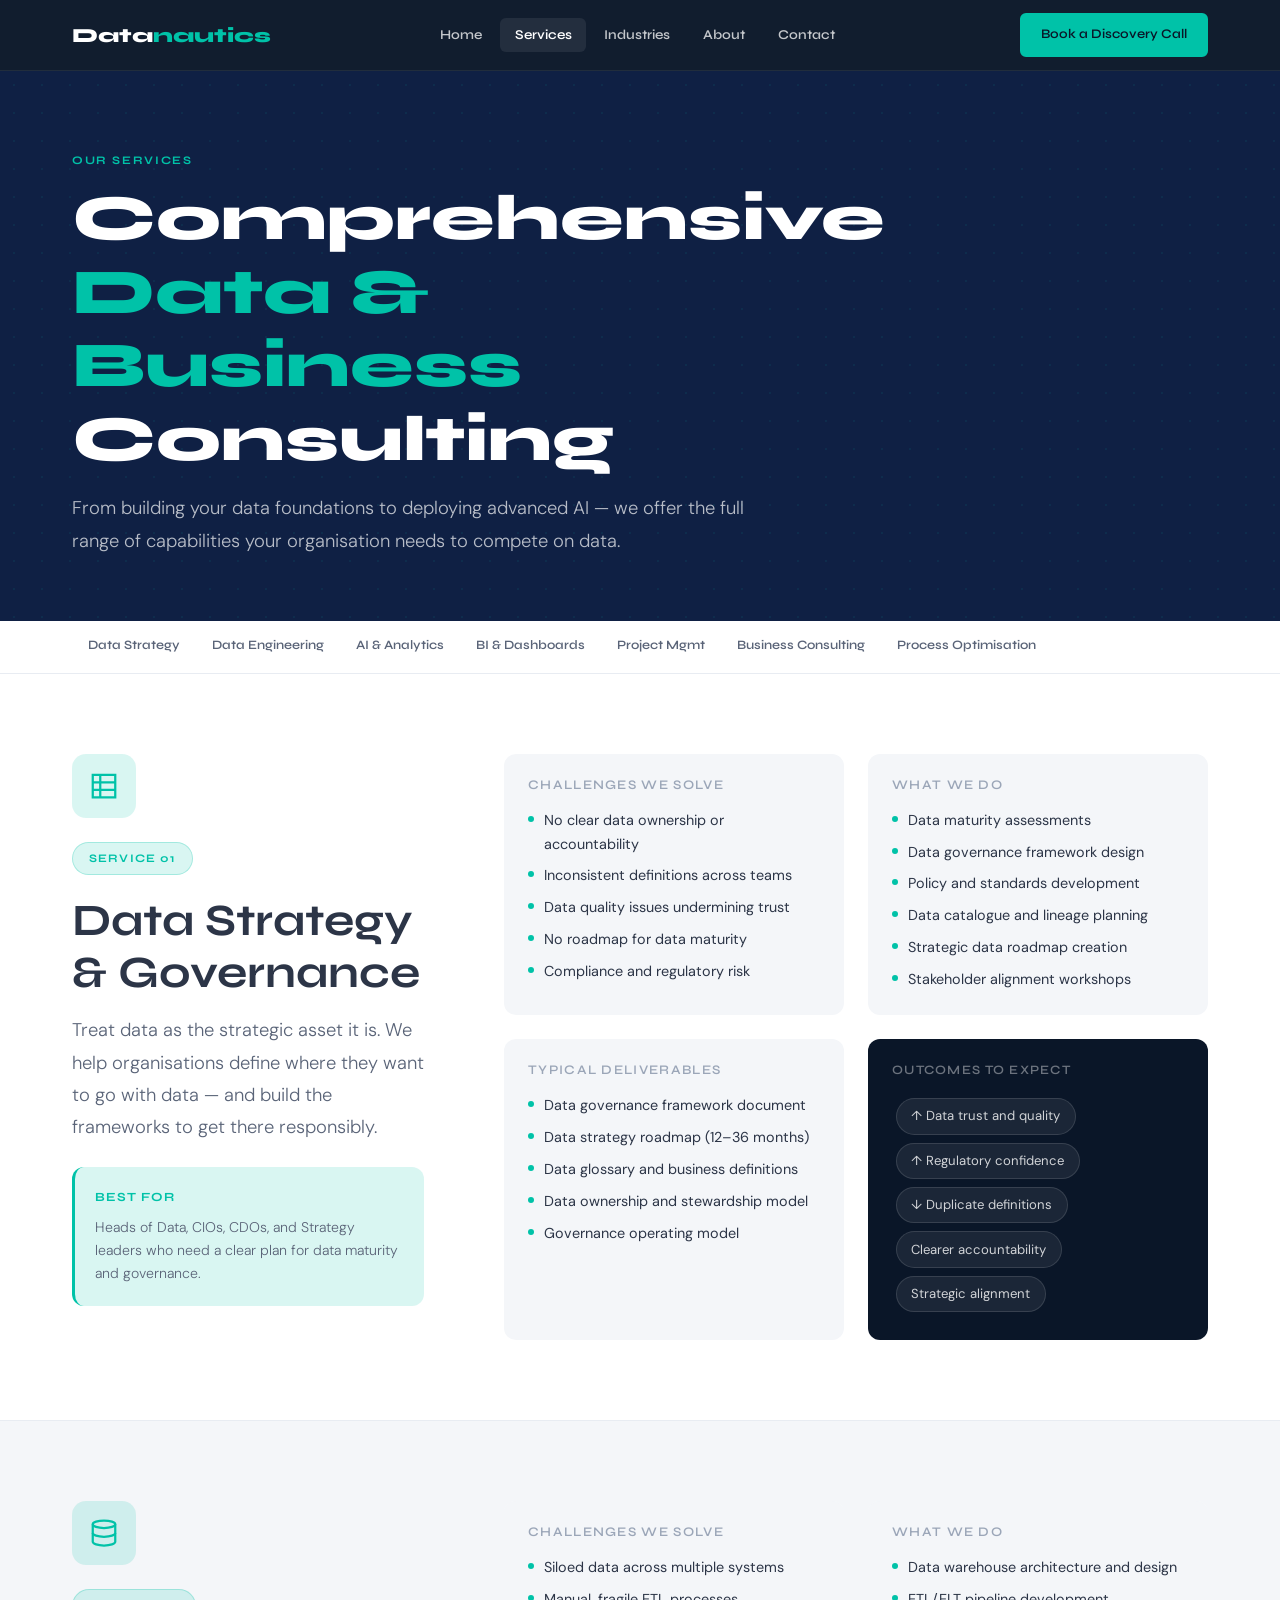
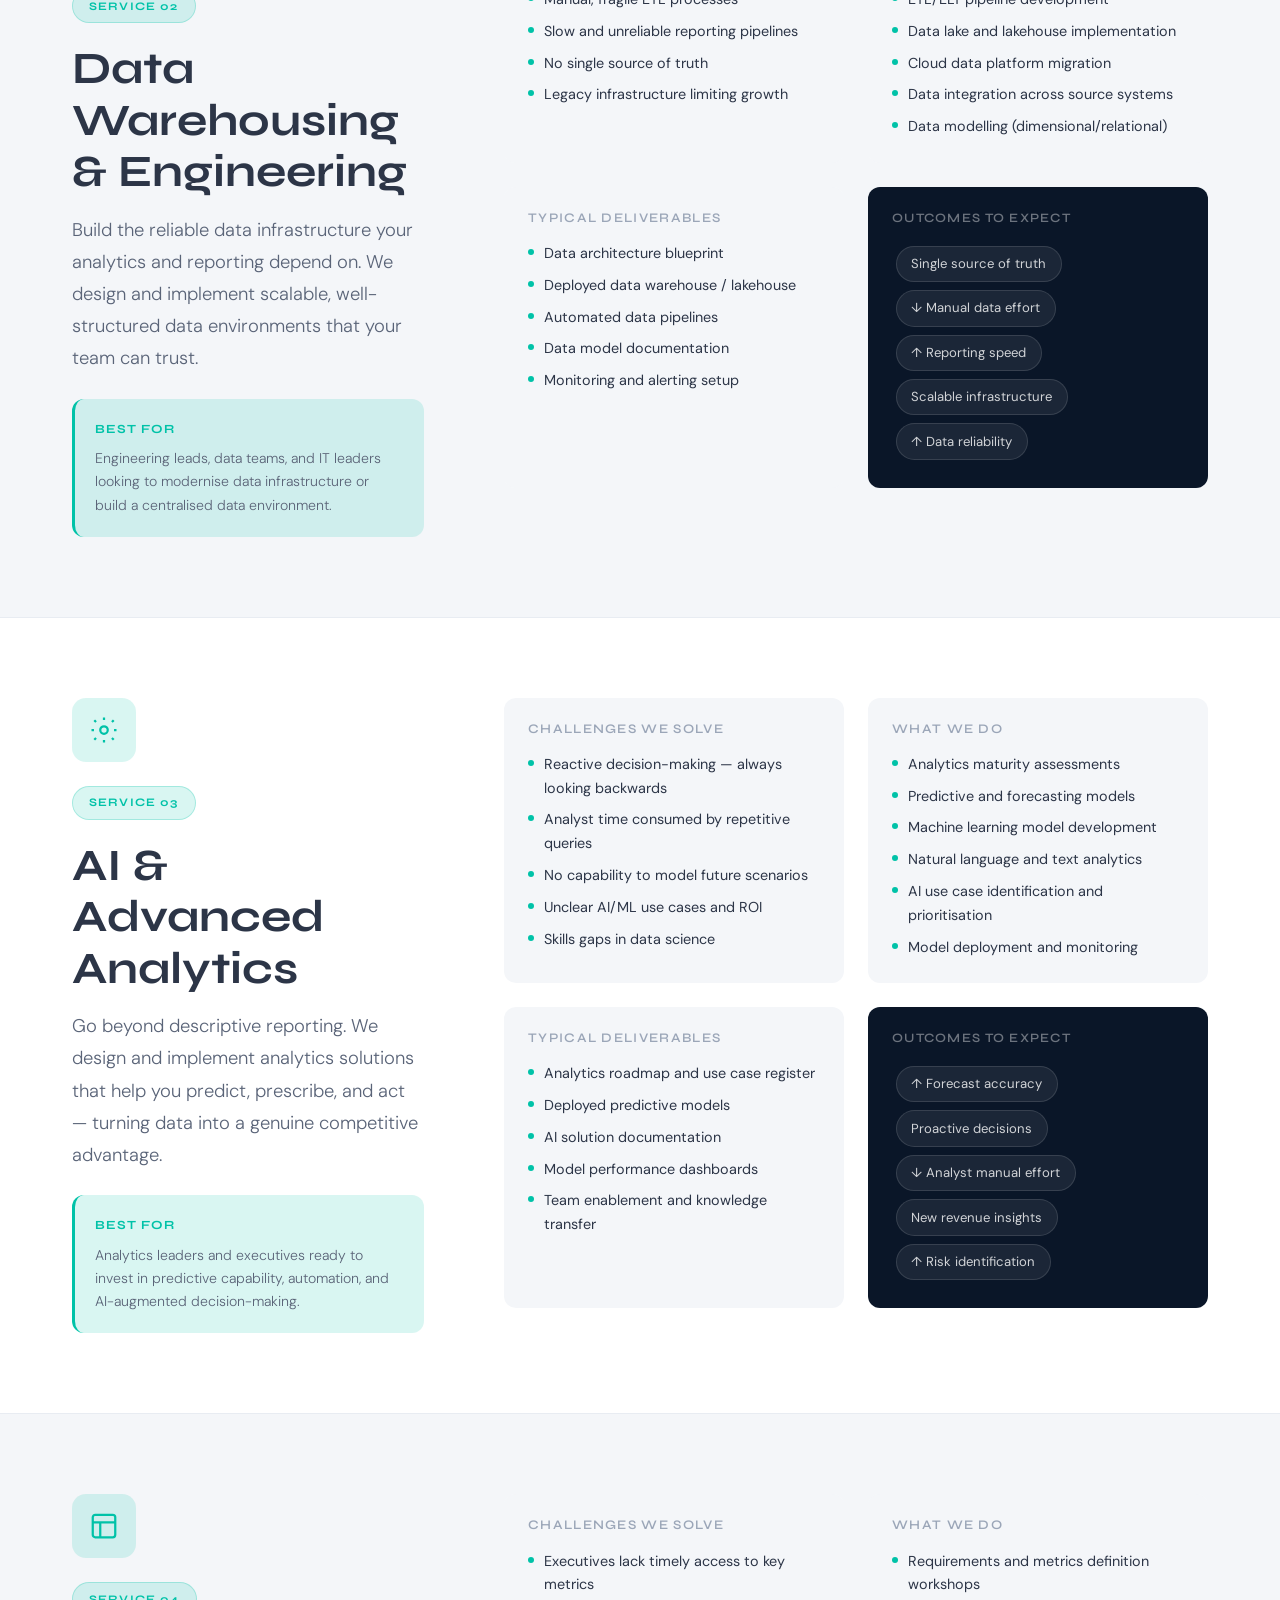
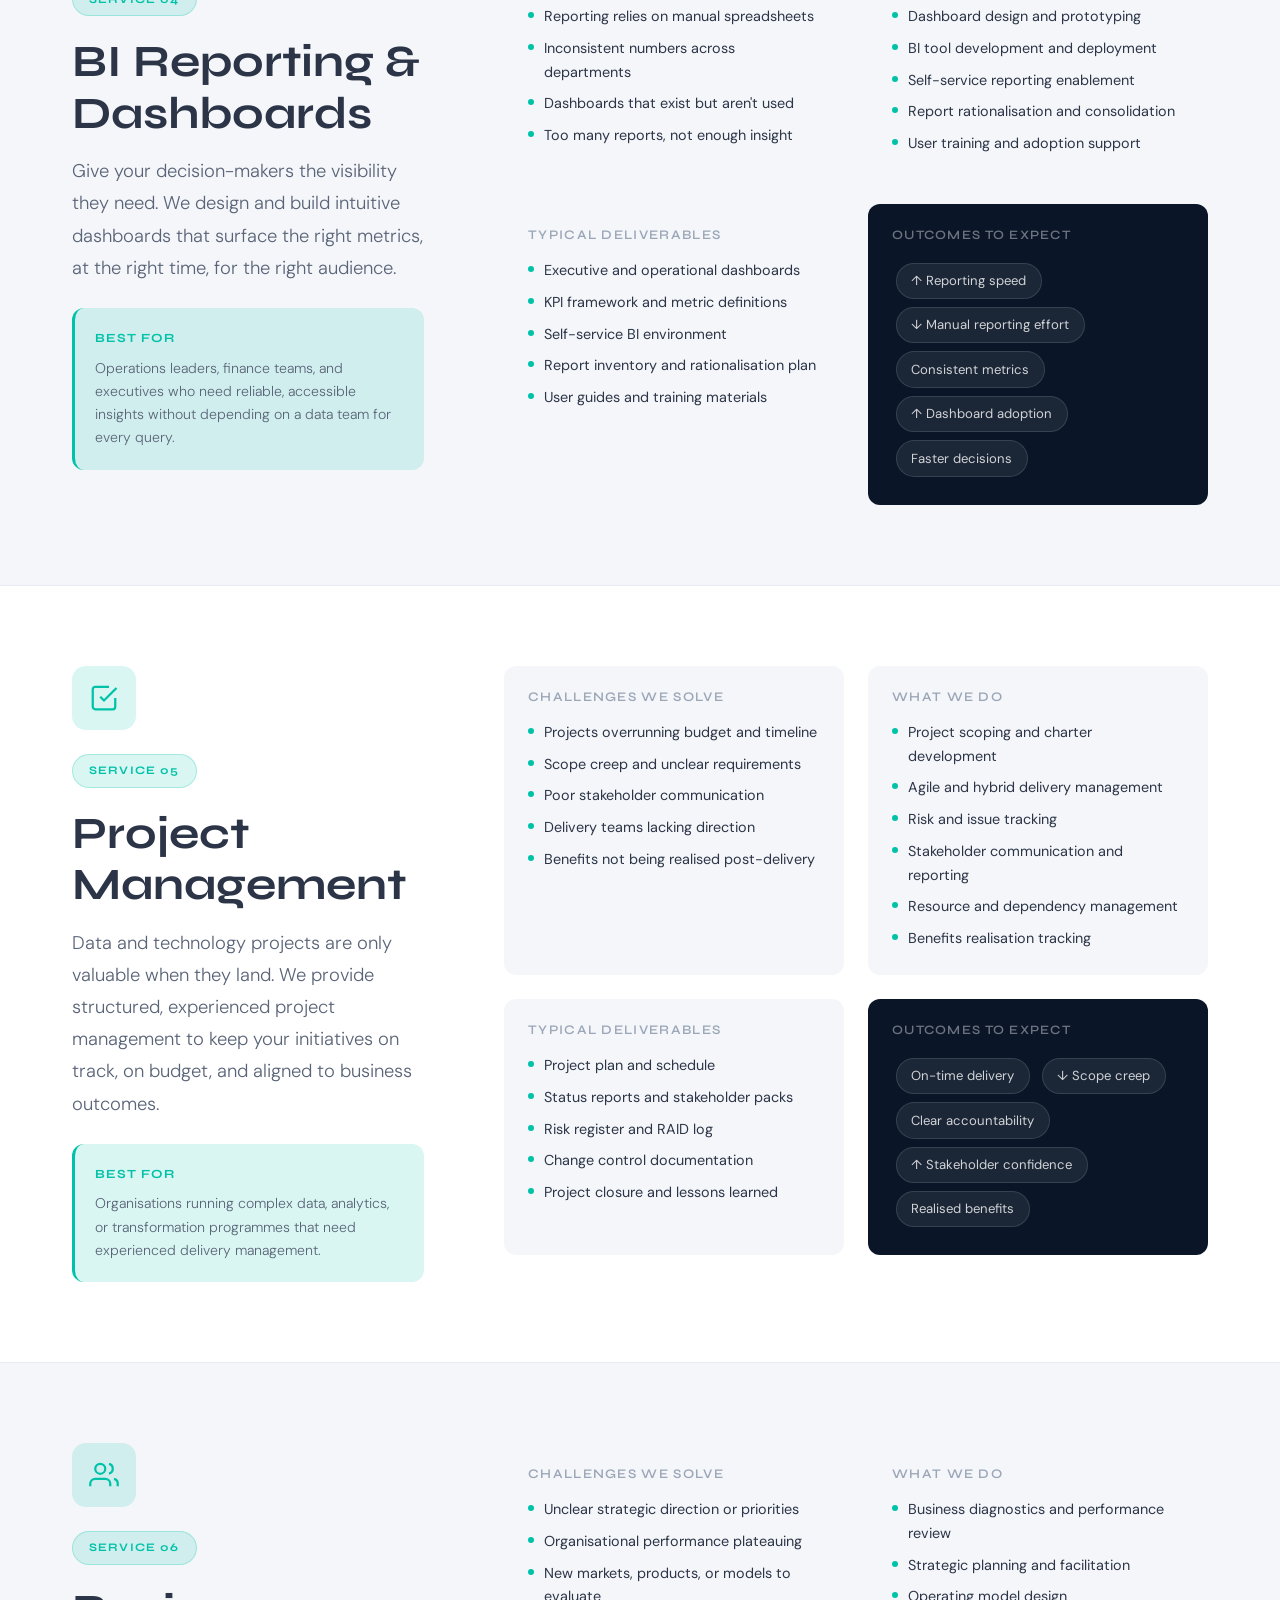
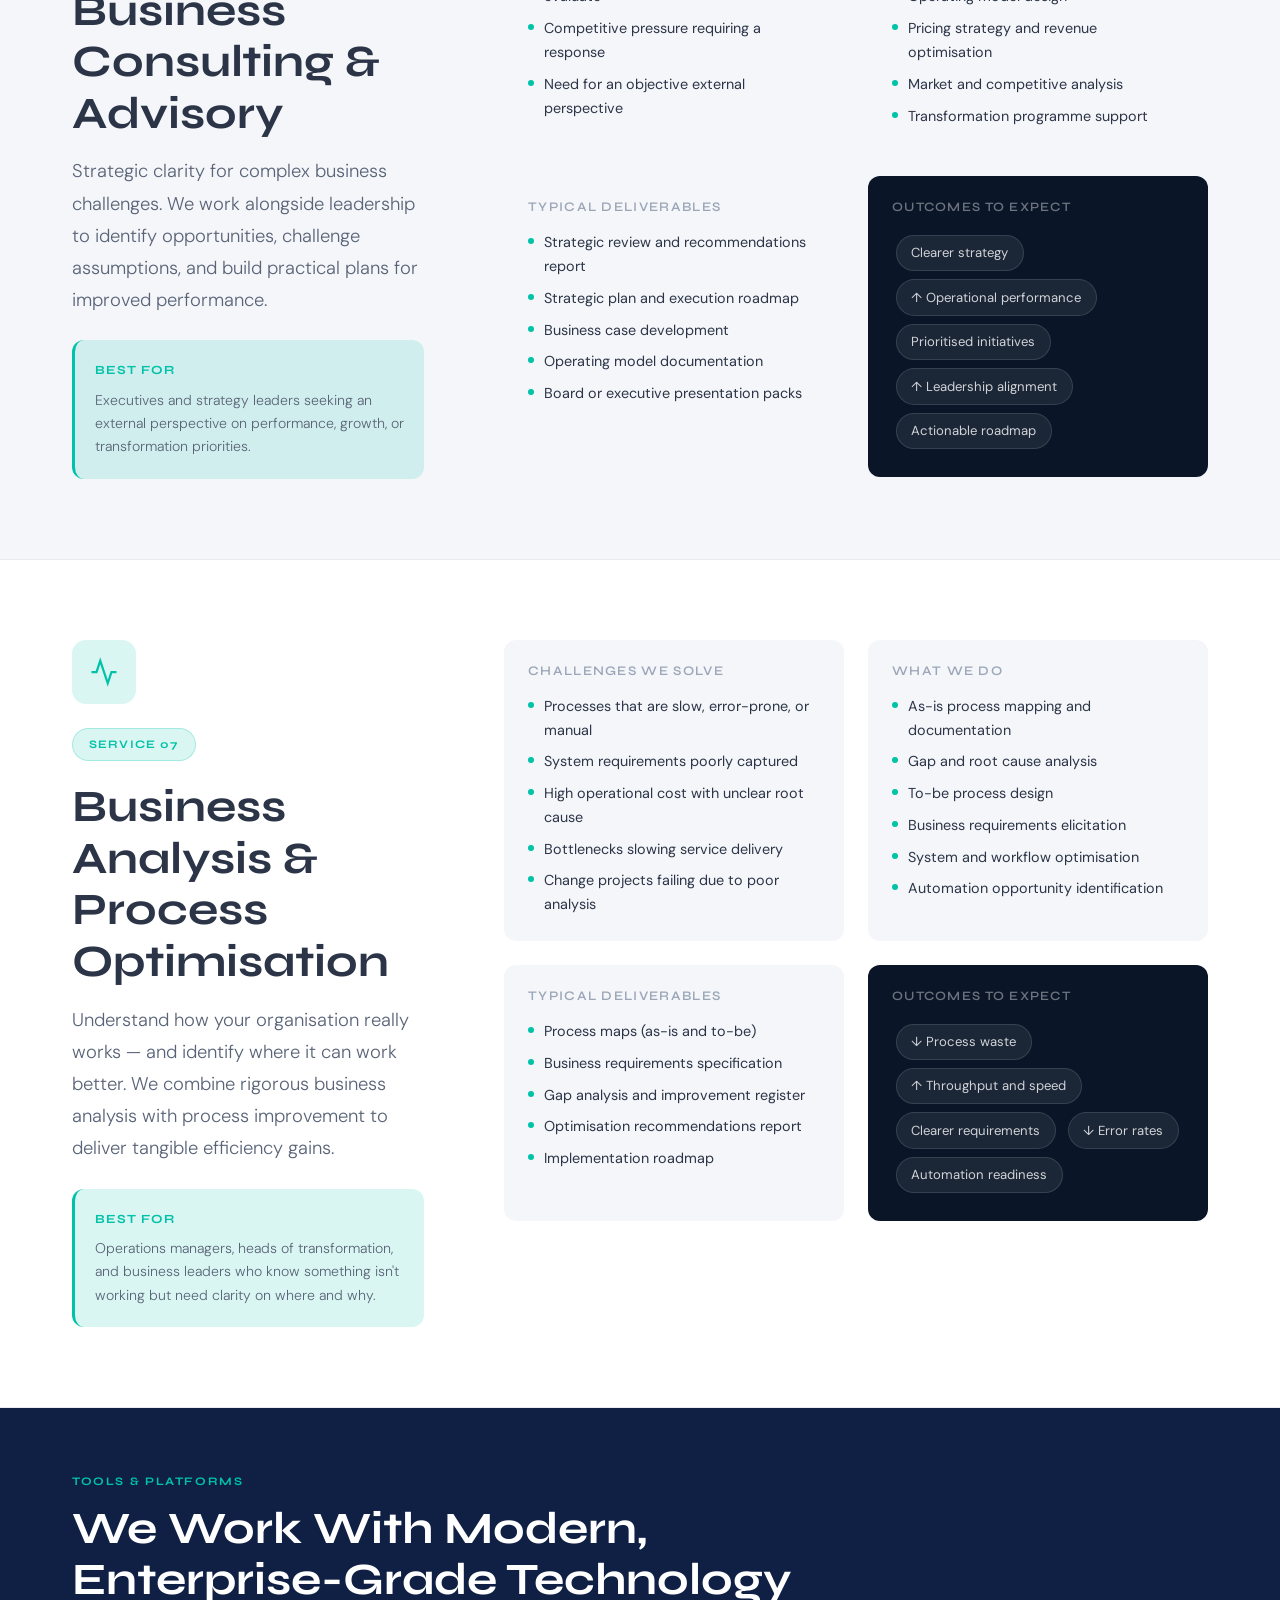
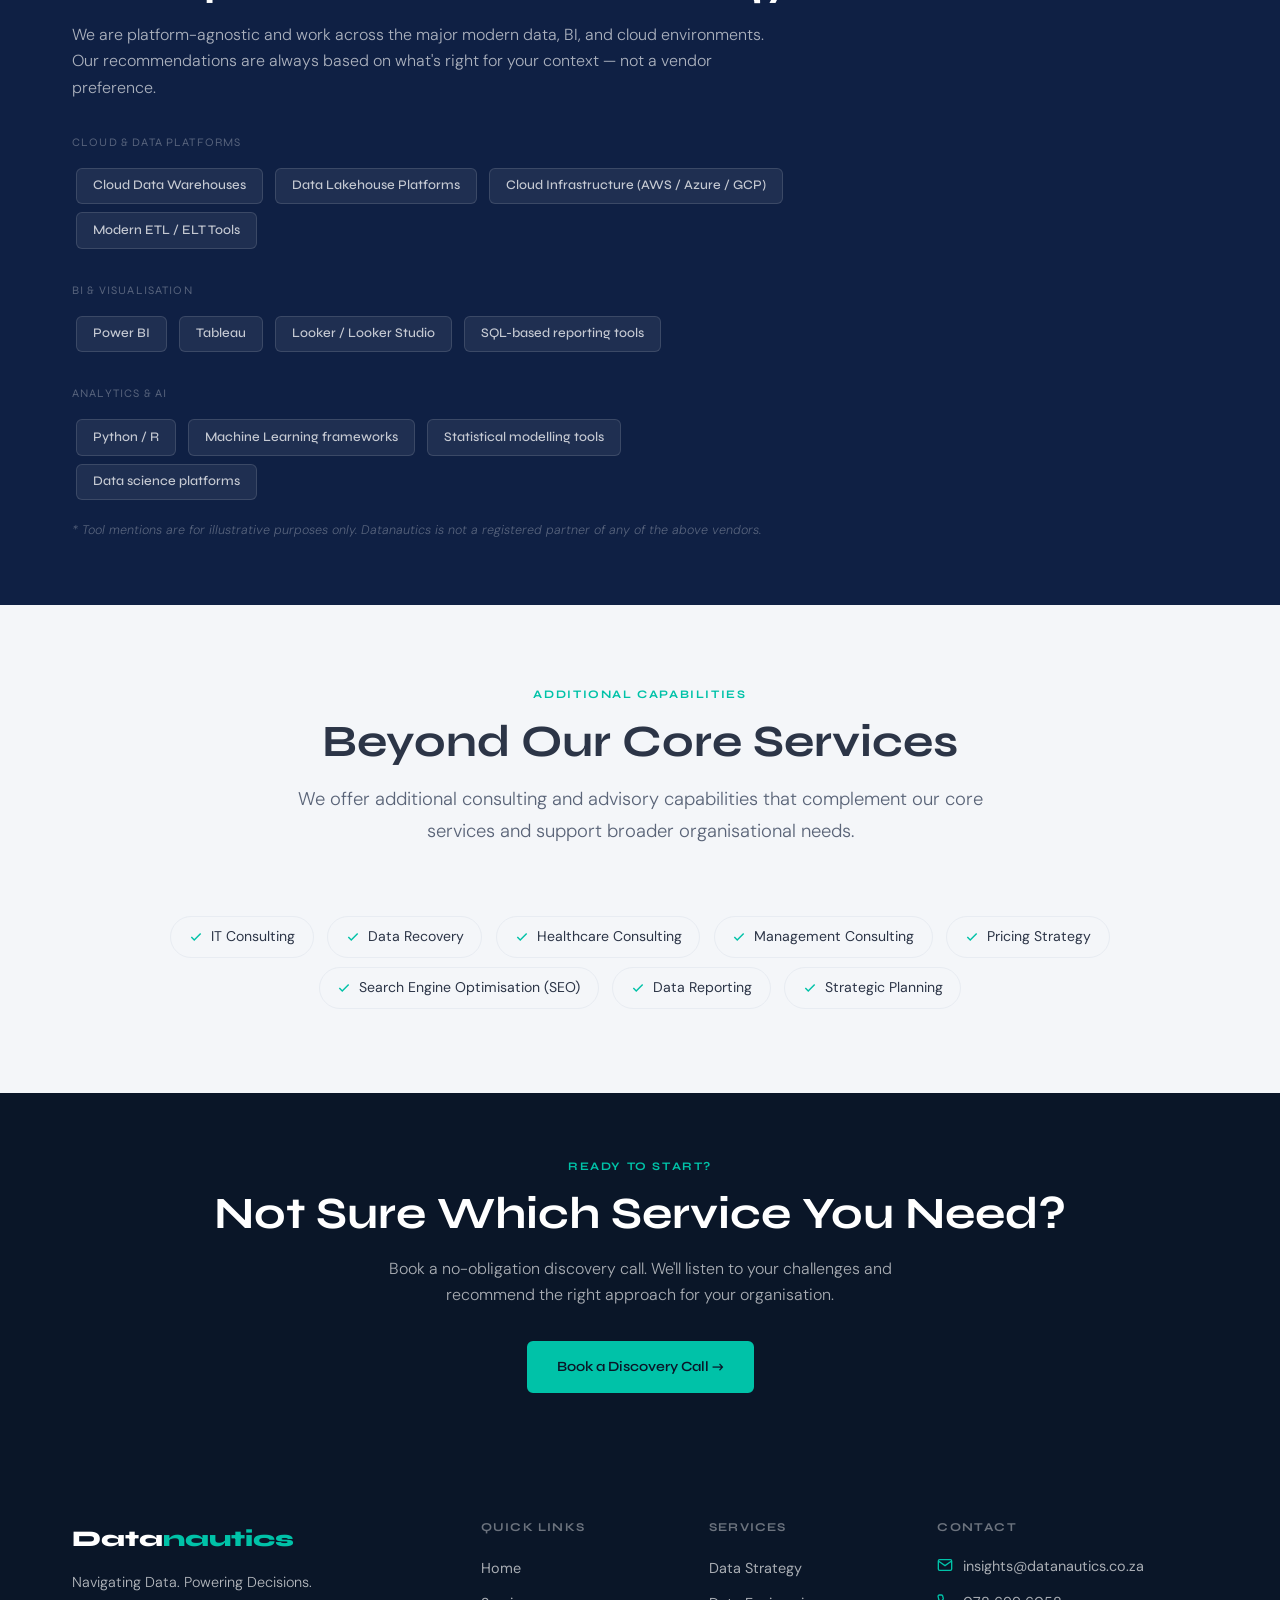
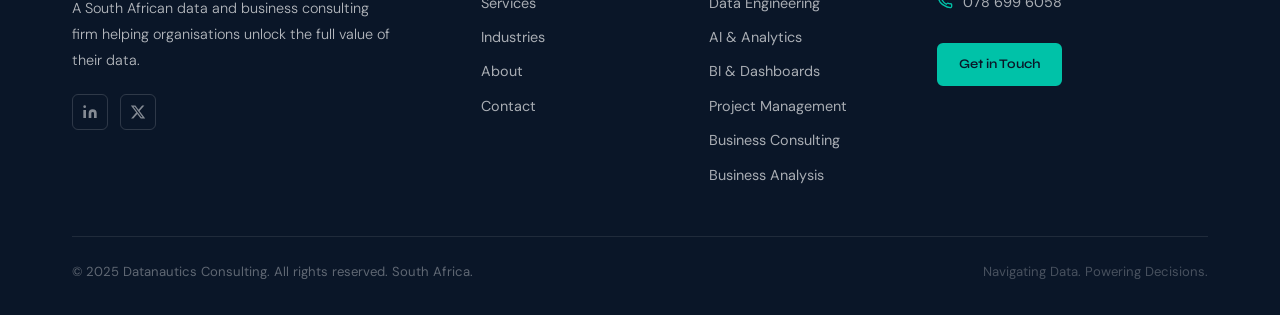
<file: services.html>
<!DOCTYPE html>
<html lang="en">
<head>
  <meta charset="UTF-8" />
  <meta name="viewport" content="width=device-width, initial-scale=1.0" />
  <title>Services | Datanautics Consulting — Data Strategy, BI, AI Analytics South Africa</title>
  <meta name="description" content="Explore Datanautics' full range of services: Data Strategy & Governance, Data Warehousing & Engineering, AI & Advanced Analytics, BI Reporting, Project Management, Business Consulting, and Process Optimisation." />
  <link rel="stylesheet" href="style.css" />
  <style>
    .service-section { padding: 5rem 0; border-bottom: 1px solid var(--grey-200); }
    .service-section:last-of-type { border-bottom: none; }
    .service-layout { display: grid; grid-template-columns: 1fr 2fr; gap: 5rem; align-items: start; }
    .service-sidebar { position: sticky; top: 90px; }
    .service-badge { display: inline-flex; align-items: center; gap: 0.6rem; background: var(--teal-glow); border: 1px solid rgba(0,194,168,0.25); color: var(--teal); font-family: var(--font-display); font-size: 0.72rem; font-weight: 700; letter-spacing: 0.1em; text-transform: uppercase; padding: 0.4rem 1rem; border-radius: 100px; margin-bottom: 1.25rem; }
    .service-sidebar h2 { margin-bottom: 1rem; }
    .service-sidebar p.lead { margin-bottom: 1.5rem; }
    .service-icon-large { width: 64px; height: 64px; background: var(--teal-glow); border-radius: 14px; display: grid; place-items: center; margin-bottom: 1.5rem; color: var(--teal); }
    .detail-grid { display: grid; grid-template-columns: 1fr 1fr; gap: 1.5rem; }
    .detail-block { background: var(--grey-100); border-radius: var(--radius); padding: 1.5rem; }
    .detail-block h4 { font-size: 0.82rem; text-transform: uppercase; letter-spacing: 0.1em; color: var(--grey-400); font-family: var(--font-display); margin-bottom: 1rem; }
    .detail-list { list-style: none; display: flex; flex-direction: column; gap: 0.5rem; }
    .detail-list li { display: flex; align-items: flex-start; gap: 0.6rem; font-size: 0.9rem; color: var(--text-body); }
    .detail-list li::before { content: ''; width: 6px; height: 6px; background: var(--teal); border-radius: 50%; margin-top: 7px; flex-shrink: 0; }
    .outcome-pill { display: inline-flex; align-items: center; gap: 0.5rem; background: var(--white); border: 1px solid var(--grey-200); border-radius: 100px; padding: 0.4rem 0.9rem; font-size: 0.82rem; font-weight: 500; color: var(--text-body); margin: 0.25rem; }
    .outcome-pill svg { color: var(--teal); }
    .outcomes-wrap { background: var(--navy); border-radius: var(--radius); padding: 1.5rem; margin-top: 0; }
    .outcomes-wrap h4 { font-size: 0.8rem; text-transform: uppercase; letter-spacing: 0.1em; color: rgba(255,255,255,0.4); font-family: var(--font-display); margin-bottom: 1rem; }
    .outcome-pill-dark { display: inline-flex; align-items: center; gap: 0.5rem; background: rgba(255,255,255,0.07); border: 1px solid rgba(255,255,255,0.12); border-radius: 100px; padding: 0.4rem 0.9rem; font-size: 0.82rem; color: rgba(255,255,255,0.8); margin: 0.25rem; }
    .alt-bg { background: var(--grey-100); }
    @media (max-width: 900px) { .service-layout { grid-template-columns: 1fr; gap: 2.5rem; } .service-sidebar { position: static; } .detail-grid { grid-template-columns: 1fr; } }

    /* service nav */
    .service-subnav { background: var(--white); border-bottom: 1px solid var(--grey-200); position: sticky; top: 70px; z-index: 99; padding: 0; overflow-x: auto; }
    .service-subnav-inner { display: flex; max-width: 1200px; margin: 0 auto; padding: 0 2rem; }
    .service-subnav-inner a { font-family: var(--font-display); font-size: 0.8rem; font-weight: 600; color: var(--grey-600); padding: 0.9rem 1rem; border-bottom: 2px solid transparent; white-space: nowrap; transition: all 0.18s; }
    .service-subnav-inner a:hover { color: var(--navy); border-color: var(--teal); }

    /* tools section */
    .tools-section { background: var(--navy-mid); padding: 4rem 0; }
    .tool-chip { display: inline-block; background: rgba(255,255,255,0.07); border: 1px solid rgba(255,255,255,0.12); color: rgba(255,255,255,0.75); font-size: 0.82rem; font-family: var(--font-display); font-weight: 500; padding: 0.4rem 1rem; border-radius: 6px; margin: 0.25rem; }
    .tools-note { font-size: 0.78rem; color: rgba(255,255,255,0.3); margin-top: 1rem; font-style: italic; }

    /* additional capabilities */
    .cap-pill { display: inline-flex; align-items: center; gap: 0.5rem; background: var(--grey-100); border: 1px solid var(--grey-200); border-radius: 100px; padding: 0.5rem 1.1rem; font-size: 0.88rem; color: var(--text-body); margin: 0.3rem; }
    .cap-pill svg { color: var(--teal); }
  </style>
</head>
<body>
  <div id="nav-placeholder"></div>

  <!-- PAGE HERO -->
  <div class="page-hero">
    <div class="container">
      <div class="page-hero-inner">
        <span class="label">Our Services</span>
        <h1>Comprehensive <span class="text-teal">Data &amp; Business</span> Consulting</h1>
        <p class="lead" style="color:rgba(255,255,255,0.7);margin-top:1rem">From building your data foundations to deploying advanced AI — we offer the full range of capabilities your organisation needs to compete on data.</p>
      </div>
    </div>
  </div>

  <!-- SERVICE SUB NAV -->
  <div class="service-subnav">
    <div class="service-subnav-inner">
      <a href="#data-strategy">Data Strategy</a>
      <a href="#warehousing">Data Engineering</a>
      <a href="#ai-analytics">AI &amp; Analytics</a>
      <a href="#bi-reporting">BI &amp; Dashboards</a>
      <a href="#project-mgmt">Project Mgmt</a>
      <a href="#business-consulting">Business Consulting</a>
      <a href="#business-analysis">Process Optimisation</a>
    </div>
  </div>

  <!-- ══ 01 DATA STRATEGY ══ -->
  <div id="data-strategy" class="service-section">
    <div class="container">
      <div class="service-layout">
        <div class="service-sidebar">
          <div class="service-icon-large">
            <svg width="30" height="30" fill="none" stroke="currentColor" stroke-width="1.8" viewBox="0 0 24 24"><path d="M3 3h18v18H3z"/><path d="M3 9h18M3 15h18M9 3v18"/></svg>
          </div>
          <span class="service-badge">Service 01</span>
          <h2>Data Strategy &amp; Governance</h2>
          <p class="lead">Treat data as the strategic asset it is. We help organisations define where they want to go with data — and build the frameworks to get there responsibly.</p>
          <div style="margin-top:1.5rem;padding:1.25rem;background:var(--teal-glow);border-radius:var(--radius);border-left:3px solid var(--teal)">
            <div style="font-size:0.78rem;font-family:var(--font-display);font-weight:700;color:var(--teal);text-transform:uppercase;letter-spacing:0.08em;margin-bottom:0.5rem">Best For</div>
            <p style="font-size:0.88rem;color:var(--grey-600)">Heads of Data, CIOs, CDOs, and Strategy leaders who need a clear plan for data maturity and governance.</p>
          </div>
        </div>
        <div>
          <div class="detail-grid">
            <div class="detail-block">
              <h4>Challenges We Solve</h4>
              <ul class="detail-list">
                <li>No clear data ownership or accountability</li>
                <li>Inconsistent definitions across teams</li>
                <li>Data quality issues undermining trust</li>
                <li>No roadmap for data maturity</li>
                <li>Compliance and regulatory risk</li>
              </ul>
            </div>
            <div class="detail-block">
              <h4>What We Do</h4>
              <ul class="detail-list">
                <li>Data maturity assessments</li>
                <li>Data governance framework design</li>
                <li>Policy and standards development</li>
                <li>Data catalogue and lineage planning</li>
                <li>Strategic data roadmap creation</li>
                <li>Stakeholder alignment workshops</li>
              </ul>
            </div>
            <div class="detail-block">
              <h4>Typical Deliverables</h4>
              <ul class="detail-list">
                <li>Data governance framework document</li>
                <li>Data strategy roadmap (12–36 months)</li>
                <li>Data glossary and business definitions</li>
                <li>Data ownership and stewardship model</li>
                <li>Governance operating model</li>
              </ul>
            </div>
            <div class="outcomes-wrap">
              <h4>Outcomes to Expect</h4>
              <div>
                <span class="outcome-pill-dark">↑ Data trust and quality</span>
                <span class="outcome-pill-dark">↑ Regulatory confidence</span>
                <span class="outcome-pill-dark">↓ Duplicate definitions</span>
                <span class="outcome-pill-dark">Clearer accountability</span>
                <span class="outcome-pill-dark">Strategic alignment</span>
              </div>
            </div>
          </div>
        </div>
      </div>
    </div>
  </div>

  <!-- ══ 02 DATA WAREHOUSING ══ -->
  <div id="warehousing" class="service-section alt-bg">
    <div class="container">
      <div class="service-layout">
        <div class="service-sidebar">
          <div class="service-icon-large">
            <svg width="30" height="30" fill="none" stroke="currentColor" stroke-width="1.8" viewBox="0 0 24 24"><ellipse cx="12" cy="5" rx="9" ry="3"/><path d="M21 12c0 1.66-4 3-9 3s-9-1.34-9-3"/><path d="M3 5v14c0 1.66 4 3 9 3s9-1.34 9-3V5"/></svg>
          </div>
          <span class="service-badge">Service 02</span>
          <h2>Data Warehousing &amp; Engineering</h2>
          <p class="lead">Build the reliable data infrastructure your analytics and reporting depend on. We design and implement scalable, well-structured data environments that your team can trust.</p>
          <div style="margin-top:1.5rem;padding:1.25rem;background:var(--teal-glow);border-radius:var(--radius);border-left:3px solid var(--teal)">
            <div style="font-size:0.78rem;font-family:var(--font-display);font-weight:700;color:var(--teal);text-transform:uppercase;letter-spacing:0.08em;margin-bottom:0.5rem">Best For</div>
            <p style="font-size:0.88rem;color:var(--grey-600)">Engineering leads, data teams, and IT leaders looking to modernise data infrastructure or build a centralised data environment.</p>
          </div>
        </div>
        <div>
          <div class="detail-grid">
            <div class="detail-block">
              <h4>Challenges We Solve</h4>
              <ul class="detail-list">
                <li>Siloed data across multiple systems</li>
                <li>Manual, fragile ETL processes</li>
                <li>Slow and unreliable reporting pipelines</li>
                <li>No single source of truth</li>
                <li>Legacy infrastructure limiting growth</li>
              </ul>
            </div>
            <div class="detail-block">
              <h4>What We Do</h4>
              <ul class="detail-list">
                <li>Data warehouse architecture and design</li>
                <li>ETL/ELT pipeline development</li>
                <li>Data lake and lakehouse implementation</li>
                <li>Cloud data platform migration</li>
                <li>Data integration across source systems</li>
                <li>Data modelling (dimensional/relational)</li>
              </ul>
            </div>
            <div class="detail-block">
              <h4>Typical Deliverables</h4>
              <ul class="detail-list">
                <li>Data architecture blueprint</li>
                <li>Deployed data warehouse / lakehouse</li>
                <li>Automated data pipelines</li>
                <li>Data model documentation</li>
                <li>Monitoring and alerting setup</li>
              </ul>
            </div>
            <div class="outcomes-wrap">
              <h4>Outcomes to Expect</h4>
              <div>
                <span class="outcome-pill-dark">Single source of truth</span>
                <span class="outcome-pill-dark">↓ Manual data effort</span>
                <span class="outcome-pill-dark">↑ Reporting speed</span>
                <span class="outcome-pill-dark">Scalable infrastructure</span>
                <span class="outcome-pill-dark">↑ Data reliability</span>
              </div>
            </div>
          </div>
        </div>
      </div>
    </div>
  </div>

  <!-- ══ 03 AI & ANALYTICS ══ -->
  <div id="ai-analytics" class="service-section">
    <div class="container">
      <div class="service-layout">
        <div class="service-sidebar">
          <div class="service-icon-large">
            <svg width="30" height="30" fill="none" stroke="currentColor" stroke-width="1.8" viewBox="0 0 24 24"><circle cx="12" cy="12" r="3"/><path d="M12 2v2M12 20v2M4.22 4.22l1.42 1.42M18.36 18.36l1.42 1.42M2 12h2M20 12h2M4.22 19.78l1.42-1.42M18.36 5.64l1.42-1.42"/></svg>
          </div>
          <span class="service-badge">Service 03</span>
          <h2>AI &amp; Advanced Analytics</h2>
          <p class="lead">Go beyond descriptive reporting. We design and implement analytics solutions that help you predict, prescribe, and act — turning data into a genuine competitive advantage.</p>
          <div style="margin-top:1.5rem;padding:1.25rem;background:var(--teal-glow);border-radius:var(--radius);border-left:3px solid var(--teal)">
            <div style="font-size:0.78rem;font-family:var(--font-display);font-weight:700;color:var(--teal);text-transform:uppercase;letter-spacing:0.08em;margin-bottom:0.5rem">Best For</div>
            <p style="font-size:0.88rem;color:var(--grey-600)">Analytics leaders and executives ready to invest in predictive capability, automation, and AI-augmented decision-making.</p>
          </div>
        </div>
        <div>
          <div class="detail-grid">
            <div class="detail-block">
              <h4>Challenges We Solve</h4>
              <ul class="detail-list">
                <li>Reactive decision-making — always looking backwards</li>
                <li>Analyst time consumed by repetitive queries</li>
                <li>No capability to model future scenarios</li>
                <li>Unclear AI/ML use cases and ROI</li>
                <li>Skills gaps in data science</li>
              </ul>
            </div>
            <div class="detail-block">
              <h4>What We Do</h4>
              <ul class="detail-list">
                <li>Analytics maturity assessments</li>
                <li>Predictive and forecasting models</li>
                <li>Machine learning model development</li>
                <li>Natural language and text analytics</li>
                <li>AI use case identification and prioritisation</li>
                <li>Model deployment and monitoring</li>
              </ul>
            </div>
            <div class="detail-block">
              <h4>Typical Deliverables</h4>
              <ul class="detail-list">
                <li>Analytics roadmap and use case register</li>
                <li>Deployed predictive models</li>
                <li>AI solution documentation</li>
                <li>Model performance dashboards</li>
                <li>Team enablement and knowledge transfer</li>
              </ul>
            </div>
            <div class="outcomes-wrap">
              <h4>Outcomes to Expect</h4>
              <div>
                <span class="outcome-pill-dark">↑ Forecast accuracy</span>
                <span class="outcome-pill-dark">Proactive decisions</span>
                <span class="outcome-pill-dark">↓ Analyst manual effort</span>
                <span class="outcome-pill-dark">New revenue insights</span>
                <span class="outcome-pill-dark">↑ Risk identification</span>
              </div>
            </div>
          </div>
        </div>
      </div>
    </div>
  </div>

  <!-- ══ 04 BI REPORTING ══ -->
  <div id="bi-reporting" class="service-section alt-bg">
    <div class="container">
      <div class="service-layout">
        <div class="service-sidebar">
          <div class="service-icon-large">
            <svg width="30" height="30" fill="none" stroke="currentColor" stroke-width="1.8" viewBox="0 0 24 24"><rect x="3" y="3" width="18" height="18" rx="2"/><path d="M3 9h18M9 21V9"/></svg>
          </div>
          <span class="service-badge">Service 04</span>
          <h2>BI Reporting &amp; Dashboards</h2>
          <p class="lead">Give your decision-makers the visibility they need. We design and build intuitive dashboards that surface the right metrics, at the right time, for the right audience.</p>
          <div style="margin-top:1.5rem;padding:1.25rem;background:var(--teal-glow);border-radius:var(--radius);border-left:3px solid var(--teal)">
            <div style="font-size:0.78rem;font-family:var(--font-display);font-weight:700;color:var(--teal);text-transform:uppercase;letter-spacing:0.08em;margin-bottom:0.5rem">Best For</div>
            <p style="font-size:0.88rem;color:var(--grey-600)">Operations leaders, finance teams, and executives who need reliable, accessible insights without depending on a data team for every query.</p>
          </div>
        </div>
        <div>
          <div class="detail-grid">
            <div class="detail-block">
              <h4>Challenges We Solve</h4>
              <ul class="detail-list">
                <li>Executives lack timely access to key metrics</li>
                <li>Reporting relies on manual spreadsheets</li>
                <li>Inconsistent numbers across departments</li>
                <li>Dashboards that exist but aren't used</li>
                <li>Too many reports, not enough insight</li>
              </ul>
            </div>
            <div class="detail-block">
              <h4>What We Do</h4>
              <ul class="detail-list">
                <li>Requirements and metrics definition workshops</li>
                <li>Dashboard design and prototyping</li>
                <li>BI tool development and deployment</li>
                <li>Self-service reporting enablement</li>
                <li>Report rationalisation and consolidation</li>
                <li>User training and adoption support</li>
              </ul>
            </div>
            <div class="detail-block">
              <h4>Typical Deliverables</h4>
              <ul class="detail-list">
                <li>Executive and operational dashboards</li>
                <li>KPI framework and metric definitions</li>
                <li>Self-service BI environment</li>
                <li>Report inventory and rationalisation plan</li>
                <li>User guides and training materials</li>
              </ul>
            </div>
            <div class="outcomes-wrap">
              <h4>Outcomes to Expect</h4>
              <div>
                <span class="outcome-pill-dark">↑ Reporting speed</span>
                <span class="outcome-pill-dark">↓ Manual reporting effort</span>
                <span class="outcome-pill-dark">Consistent metrics</span>
                <span class="outcome-pill-dark">↑ Dashboard adoption</span>
                <span class="outcome-pill-dark">Faster decisions</span>
              </div>
            </div>
          </div>
        </div>
      </div>
    </div>
  </div>

  <!-- ══ 05 PROJECT MANAGEMENT ══ -->
  <div id="project-mgmt" class="service-section">
    <div class="container">
      <div class="service-layout">
        <div class="service-sidebar">
          <div class="service-icon-large">
            <svg width="30" height="30" fill="none" stroke="currentColor" stroke-width="1.8" viewBox="0 0 24 24"><path d="M9 11l3 3L22 4"/><path d="M21 12v7a2 2 0 0 1-2 2H5a2 2 0 0 1-2-2V5a2 2 0 0 1 2-2h11"/></svg>
          </div>
          <span class="service-badge">Service 05</span>
          <h2>Project Management</h2>
          <p class="lead">Data and technology projects are only valuable when they land. We provide structured, experienced project management to keep your initiatives on track, on budget, and aligned to business outcomes.</p>
          <div style="margin-top:1.5rem;padding:1.25rem;background:var(--teal-glow);border-radius:var(--radius);border-left:3px solid var(--teal)">
            <div style="font-size:0.78rem;font-family:var(--font-display);font-weight:700;color:var(--teal);text-transform:uppercase;letter-spacing:0.08em;margin-bottom:0.5rem">Best For</div>
            <p style="font-size:0.88rem;color:var(--grey-600)">Organisations running complex data, analytics, or transformation programmes that need experienced delivery management.</p>
          </div>
        </div>
        <div>
          <div class="detail-grid">
            <div class="detail-block">
              <h4>Challenges We Solve</h4>
              <ul class="detail-list">
                <li>Projects overrunning budget and timeline</li>
                <li>Scope creep and unclear requirements</li>
                <li>Poor stakeholder communication</li>
                <li>Delivery teams lacking direction</li>
                <li>Benefits not being realised post-delivery</li>
              </ul>
            </div>
            <div class="detail-block">
              <h4>What We Do</h4>
              <ul class="detail-list">
                <li>Project scoping and charter development</li>
                <li>Agile and hybrid delivery management</li>
                <li>Risk and issue tracking</li>
                <li>Stakeholder communication and reporting</li>
                <li>Resource and dependency management</li>
                <li>Benefits realisation tracking</li>
              </ul>
            </div>
            <div class="detail-block">
              <h4>Typical Deliverables</h4>
              <ul class="detail-list">
                <li>Project plan and schedule</li>
                <li>Status reports and stakeholder packs</li>
                <li>Risk register and RAID log</li>
                <li>Change control documentation</li>
                <li>Project closure and lessons learned</li>
              </ul>
            </div>
            <div class="outcomes-wrap">
              <h4>Outcomes to Expect</h4>
              <div>
                <span class="outcome-pill-dark">On-time delivery</span>
                <span class="outcome-pill-dark">↓ Scope creep</span>
                <span class="outcome-pill-dark">Clear accountability</span>
                <span class="outcome-pill-dark">↑ Stakeholder confidence</span>
                <span class="outcome-pill-dark">Realised benefits</span>
              </div>
            </div>
          </div>
        </div>
      </div>
    </div>
  </div>

  <!-- ══ 06 BUSINESS CONSULTING ══ -->
  <div id="business-consulting" class="service-section alt-bg">
    <div class="container">
      <div class="service-layout">
        <div class="service-sidebar">
          <div class="service-icon-large">
            <svg width="30" height="30" fill="none" stroke="currentColor" stroke-width="1.8" viewBox="0 0 24 24"><path d="M17 21v-2a4 4 0 0 0-4-4H5a4 4 0 0 0-4 4v2"/><circle cx="9" cy="7" r="4"/><path d="M23 21v-2a4 4 0 0 0-3-3.87"/><path d="M16 3.13a4 4 0 0 1 0 7.75"/></svg>
          </div>
          <span class="service-badge">Service 06</span>
          <h2>Business Consulting &amp; Advisory</h2>
          <p class="lead">Strategic clarity for complex business challenges. We work alongside leadership to identify opportunities, challenge assumptions, and build practical plans for improved performance.</p>
          <div style="margin-top:1.5rem;padding:1.25rem;background:var(--teal-glow);border-radius:var(--radius);border-left:3px solid var(--teal)">
            <div style="font-size:0.78rem;font-family:var(--font-display);font-weight:700;color:var(--teal);text-transform:uppercase;letter-spacing:0.08em;margin-bottom:0.5rem">Best For</div>
            <p style="font-size:0.88rem;color:var(--grey-600)">Executives and strategy leaders seeking an external perspective on performance, growth, or transformation priorities.</p>
          </div>
        </div>
        <div>
          <div class="detail-grid">
            <div class="detail-block">
              <h4>Challenges We Solve</h4>
              <ul class="detail-list">
                <li>Unclear strategic direction or priorities</li>
                <li>Organisational performance plateauing</li>
                <li>New markets, products, or models to evaluate</li>
                <li>Competitive pressure requiring a response</li>
                <li>Need for an objective external perspective</li>
              </ul>
            </div>
            <div class="detail-block">
              <h4>What We Do</h4>
              <ul class="detail-list">
                <li>Business diagnostics and performance review</li>
                <li>Strategic planning and facilitation</li>
                <li>Operating model design</li>
                <li>Pricing strategy and revenue optimisation</li>
                <li>Market and competitive analysis</li>
                <li>Transformation programme support</li>
              </ul>
            </div>
            <div class="detail-block">
              <h4>Typical Deliverables</h4>
              <ul class="detail-list">
                <li>Strategic review and recommendations report</li>
                <li>Strategic plan and execution roadmap</li>
                <li>Business case development</li>
                <li>Operating model documentation</li>
                <li>Board or executive presentation packs</li>
              </ul>
            </div>
            <div class="outcomes-wrap">
              <h4>Outcomes to Expect</h4>
              <div>
                <span class="outcome-pill-dark">Clearer strategy</span>
                <span class="outcome-pill-dark">↑ Operational performance</span>
                <span class="outcome-pill-dark">Prioritised initiatives</span>
                <span class="outcome-pill-dark">↑ Leadership alignment</span>
                <span class="outcome-pill-dark">Actionable roadmap</span>
              </div>
            </div>
          </div>
        </div>
      </div>
    </div>
  </div>

  <!-- ══ 07 BUSINESS ANALYSIS ══ -->
  <div id="business-analysis" class="service-section">
    <div class="container">
      <div class="service-layout">
        <div class="service-sidebar">
          <div class="service-icon-large">
            <svg width="30" height="30" fill="none" stroke="currentColor" stroke-width="1.8" viewBox="0 0 24 24"><polyline points="22 12 18 12 15 21 9 3 6 12 2 12"/></svg>
          </div>
          <span class="service-badge">Service 07</span>
          <h2>Business Analysis &amp; Process Optimisation</h2>
          <p class="lead">Understand how your organisation really works — and identify where it can work better. We combine rigorous business analysis with process improvement to deliver tangible efficiency gains.</p>
          <div style="margin-top:1.5rem;padding:1.25rem;background:var(--teal-glow);border-radius:var(--radius);border-left:3px solid var(--teal)">
            <div style="font-size:0.78rem;font-family:var(--font-display);font-weight:700;color:var(--teal);text-transform:uppercase;letter-spacing:0.08em;margin-bottom:0.5rem">Best For</div>
            <p style="font-size:0.88rem;color:var(--grey-600)">Operations managers, heads of transformation, and business leaders who know something isn't working but need clarity on where and why.</p>
          </div>
        </div>
        <div>
          <div class="detail-grid">
            <div class="detail-block">
              <h4>Challenges We Solve</h4>
              <ul class="detail-list">
                <li>Processes that are slow, error-prone, or manual</li>
                <li>System requirements poorly captured</li>
                <li>High operational cost with unclear root cause</li>
                <li>Bottlenecks slowing service delivery</li>
                <li>Change projects failing due to poor analysis</li>
              </ul>
            </div>
            <div class="detail-block">
              <h4>What We Do</h4>
              <ul class="detail-list">
                <li>As-is process mapping and documentation</li>
                <li>Gap and root cause analysis</li>
                <li>To-be process design</li>
                <li>Business requirements elicitation</li>
                <li>System and workflow optimisation</li>
                <li>Automation opportunity identification</li>
              </ul>
            </div>
            <div class="detail-block">
              <h4>Typical Deliverables</h4>
              <ul class="detail-list">
                <li>Process maps (as-is and to-be)</li>
                <li>Business requirements specification</li>
                <li>Gap analysis and improvement register</li>
                <li>Optimisation recommendations report</li>
                <li>Implementation roadmap</li>
              </ul>
            </div>
            <div class="outcomes-wrap">
              <h4>Outcomes to Expect</h4>
              <div>
                <span class="outcome-pill-dark">↓ Process waste</span>
                <span class="outcome-pill-dark">↑ Throughput and speed</span>
                <span class="outcome-pill-dark">Clearer requirements</span>
                <span class="outcome-pill-dark">↓ Error rates</span>
                <span class="outcome-pill-dark">Automation readiness</span>
              </div>
            </div>
          </div>
        </div>
      </div>
    </div>
  </div>

  <!-- ══ TOOLS & PLATFORMS ══ -->
  <div class="tools-section">
    <div class="container">
      <div style="max-width:720px">
        <span class="label">Tools &amp; Platforms</span>
        <h2 style="color:var(--white);margin-bottom:1rem">We Work With Modern, Enterprise-Grade Technology</h2>
        <p style="color:rgba(255,255,255,0.65);margin-bottom:2rem">We are platform-agnostic and work across the major modern data, BI, and cloud environments. Our recommendations are always based on what's right for your context — not a vendor preference.</p>
        <div>
          <div style="font-size:0.72rem;font-family:var(--font-display);text-transform:uppercase;letter-spacing:0.1em;color:rgba(255,255,255,0.3);margin-bottom:0.75rem">Cloud &amp; Data Platforms</div>
          <div>
            <span class="tool-chip">Cloud Data Warehouses</span>
            <span class="tool-chip">Data Lakehouse Platforms</span>
            <span class="tool-chip">Cloud Infrastructure (AWS / Azure / GCP)</span>
            <span class="tool-chip">Modern ETL / ELT Tools</span>
          </div>
        </div>
        <div style="margin-top:1.75rem">
          <div style="font-size:0.72rem;font-family:var(--font-display);text-transform:uppercase;letter-spacing:0.1em;color:rgba(255,255,255,0.3);margin-bottom:0.75rem">BI &amp; Visualisation</div>
          <div>
            <span class="tool-chip">Power BI</span>
            <span class="tool-chip">Tableau</span>
            <span class="tool-chip">Looker / Looker Studio</span>
            <span class="tool-chip">SQL-based reporting tools</span>
          </div>
        </div>
        <div style="margin-top:1.75rem">
          <div style="font-size:0.72rem;font-family:var(--font-display);text-transform:uppercase;letter-spacing:0.1em;color:rgba(255,255,255,0.3);margin-bottom:0.75rem">Analytics &amp; AI</div>
          <div>
            <span class="tool-chip">Python / R</span>
            <span class="tool-chip">Machine Learning frameworks</span>
            <span class="tool-chip">Statistical modelling tools</span>
            <span class="tool-chip">Data science platforms</span>
          </div>
        </div>
        <p class="tools-note">* Tool mentions are for illustrative purposes only. Datanautics is not a registered partner of any of the above vendors.</p>
      </div>
    </div>
  </div>

  <!-- ══ ADDITIONAL CAPABILITIES ══ -->
  <section class="bg-grey">
    <div class="container">
      <div class="section-header">
        <span class="label">Additional Capabilities</span>
        <h2>Beyond Our Core Services</h2>
        <p class="lead" style="margin-top:1rem">We offer additional consulting and advisory capabilities that complement our core services and support broader organisational needs.</p>
      </div>
      <div style="text-align:center">
        <span class="cap-pill"><svg width="14" height="14" fill="none" stroke="currentColor" stroke-width="2.5" viewBox="0 0 24 24"><polyline points="20 6 9 17 4 12"/></svg> IT Consulting</span>
        <span class="cap-pill"><svg width="14" height="14" fill="none" stroke="currentColor" stroke-width="2.5" viewBox="0 0 24 24"><polyline points="20 6 9 17 4 12"/></svg> Data Recovery</span>
        <span class="cap-pill"><svg width="14" height="14" fill="none" stroke="currentColor" stroke-width="2.5" viewBox="0 0 24 24"><polyline points="20 6 9 17 4 12"/></svg> Healthcare Consulting</span>
        <span class="cap-pill"><svg width="14" height="14" fill="none" stroke="currentColor" stroke-width="2.5" viewBox="0 0 24 24"><polyline points="20 6 9 17 4 12"/></svg> Management Consulting</span>
        <span class="cap-pill"><svg width="14" height="14" fill="none" stroke="currentColor" stroke-width="2.5" viewBox="0 0 24 24"><polyline points="20 6 9 17 4 12"/></svg> Pricing Strategy</span>
        <span class="cap-pill"><svg width="14" height="14" fill="none" stroke="currentColor" stroke-width="2.5" viewBox="0 0 24 24"><polyline points="20 6 9 17 4 12"/></svg> Search Engine Optimisation (SEO)</span>
        <span class="cap-pill"><svg width="14" height="14" fill="none" stroke="currentColor" stroke-width="2.5" viewBox="0 0 24 24"><polyline points="20 6 9 17 4 12"/></svg> Data Reporting</span>
        <span class="cap-pill"><svg width="14" height="14" fill="none" stroke="currentColor" stroke-width="2.5" viewBox="0 0 24 24"><polyline points="20 6 9 17 4 12"/></svg> Strategic Planning</span>
      </div>
    </div>
  </section>

  <!-- CTA -->
  <section class="bg-navy" style="text-align:center;padding:4rem 0">
    <div class="container">
      <span class="label">Ready to Start?</span>
      <h2 style="color:var(--white);margin-bottom:1rem">Not Sure Which Service You Need?</h2>
      <p style="color:rgba(255,255,255,0.65);max-width:520px;margin:0 auto 2rem">Book a no-obligation discovery call. We'll listen to your challenges and recommend the right approach for your organisation.</p>
      <a href="contact.html" class="btn btn-primary">Book a Discovery Call →</a>
    </div>
  </section>

  <div id="footer-placeholder"></div>
  <script src="nav.js"></script>
</body>
</html>
</file>
<file: style.css>
@import url('https://fonts.googleapis.com/css2?family=Syne:wght@400;500;600;700;800&family=DM+Sans:ital,opsz,wght@0,9..40,300;0,9..40,400;0,9..40,500;1,9..40,300&display=swap');

:root {
  --navy: #0a1628;
  --navy-mid: #0f2044;
  --navy-light: #162d5a;
  --teal: #00c2a8;
  --teal-dark: #009e88;
  --teal-glow: rgba(0,194,168,0.15);
  --grey-100: #f4f6f9;
  --grey-200: #e8ecf2;
  --grey-400: #9ba6b8;
  --grey-600: #5a6478;
  --white: #ffffff;
  --text-body: #2c3547;
  --font-display: 'Syne', sans-serif;
  --font-body: 'DM Sans', sans-serif;
  --radius: 12px;
  --radius-sm: 6px;
  --shadow: 0 4px 24px rgba(10,22,40,0.1);
  --shadow-lg: 0 12px 48px rgba(10,22,40,0.18);
}

*, *::before, *::after { box-sizing: border-box; margin: 0; padding: 0; }

html { scroll-behavior: smooth; }

body {
  font-family: var(--font-body);
  color: var(--text-body);
  background: var(--white);
  line-height: 1.65;
  font-size: 16px;
  overflow-x: hidden;
}

/* ── TYPOGRAPHY ── */
h1,h2,h3,h4,h5 { font-family: var(--font-display); line-height: 1.15; }
h1 { font-size: clamp(2.4rem, 5vw, 4rem); font-weight: 800; }
h2 { font-size: clamp(1.8rem, 3.5vw, 2.8rem); font-weight: 700; }
h3 { font-size: clamp(1.2rem, 2vw, 1.5rem); font-weight: 600; }
h4 { font-size: 1.1rem; font-weight: 600; }
p { font-size: 1rem; font-weight: 300; }
a { color: inherit; text-decoration: none; }

.lead { font-size: 1.15rem; font-weight: 300; color: var(--grey-600); line-height: 1.75; }
.label { font-family: var(--font-display); font-size: 0.72rem; font-weight: 700; letter-spacing: 0.14em; text-transform: uppercase; color: var(--teal); margin-bottom: 0.75rem; display: block; }

/* ── LAYOUT ── */
.container { max-width: 1200px; margin: 0 auto; padding: 0 2rem; }
.container-wide { max-width: 1400px; margin: 0 auto; padding: 0 2rem; }
section { padding: 5rem 0; }
.section-header { text-align: center; max-width: 700px; margin: 0 auto 4rem; }

/* ── BUTTONS ── */
.btn {
  display: inline-flex; align-items: center; gap: 0.5rem;
  font-family: var(--font-display); font-size: 0.88rem; font-weight: 600;
  padding: 0.8rem 1.75rem; border-radius: var(--radius-sm);
  border: 2px solid transparent; cursor: pointer; transition: all 0.22s ease;
  white-space: nowrap;
}
.btn-primary {
  background: var(--teal); color: var(--navy); border-color: var(--teal);
}
.btn-primary:hover { background: var(--teal-dark); border-color: var(--teal-dark); transform: translateY(-1px); box-shadow: 0 6px 20px rgba(0,194,168,0.35); }
.btn-outline-light {
  background: transparent; color: var(--white); border-color: rgba(255,255,255,0.45);
}
.btn-outline-light:hover { background: rgba(255,255,255,0.1); border-color: var(--white); }
.btn-outline-dark {
  background: transparent; color: var(--navy); border-color: var(--navy);
}
.btn-outline-dark:hover { background: var(--navy); color: var(--white); }
.btn-sm { padding: 0.55rem 1.2rem; font-size: 0.82rem; }

/* ── NAVIGATION ── */
.nav {
  position: sticky; top: 0; z-index: 1000;
  background: rgba(10,22,40,0.97); backdrop-filter: blur(12px);
  border-bottom: 1px solid rgba(255,255,255,0.07);
  padding: 0;
}
.nav-inner {
  display: flex; align-items: center; justify-content: space-between;
  height: 70px; max-width: 1200px; margin: 0 auto; padding: 0 2rem;
}
.nav-logo { font-family: var(--font-display); font-weight: 800; font-size: 1.25rem; color: var(--white); }
.nav-logo span { color: var(--teal); }
.nav-links { display: flex; align-items: center; gap: 0.25rem; }
.nav-links a {
  font-family: var(--font-display); font-size: 0.84rem; font-weight: 600;
  color: rgba(255,255,255,0.75); padding: 0.4rem 0.9rem; border-radius: var(--radius-sm);
  transition: all 0.18s;
}
.nav-links a:hover, .nav-links a.active { color: var(--white); background: rgba(255,255,255,0.08); }
.nav-cta { margin-left: 1rem; }
.nav-toggle { display: none; background: none; border: none; cursor: pointer; padding: 0.5rem; }
.nav-toggle span { display: block; width: 22px; height: 2px; background: var(--white); margin: 4px 0; transition: 0.3s; }
.nav-mobile { display: none; }

@media (max-width: 860px) {
  .nav-links, .nav-cta { display: none; }
  .nav-toggle { display: block; }
  .nav-mobile.open { display: flex; flex-direction: column; background: var(--navy); padding: 1rem 2rem 1.5rem; gap: 0.25rem; }
  .nav-mobile a { color: rgba(255,255,255,0.8); font-family: var(--font-display); font-size: 0.95rem; padding: 0.6rem 0; border-bottom: 1px solid rgba(255,255,255,0.07); }
  .nav-mobile .btn { margin-top: 0.75rem; align-self: flex-start; }
}

/* ── FOOTER ── */
.footer { background: var(--navy); color: rgba(255,255,255,0.7); padding: 4rem 0 2rem; }
.footer-grid { display: grid; grid-template-columns: 2fr 1fr 1fr 1.5fr; gap: 3rem; margin-bottom: 3rem; }
.footer-brand .nav-logo { font-size: 1.4rem; display: block; margin-bottom: 0.75rem; }
.footer-brand p { font-size: 0.88rem; line-height: 1.7; }
.footer h5 { font-family: var(--font-display); font-size: 0.75rem; letter-spacing: 0.1em; text-transform: uppercase; color: rgba(255,255,255,0.4); margin-bottom: 1.25rem; }
.footer-links { list-style: none; display: flex; flex-direction: column; gap: 0.5rem; }
.footer-links a { font-size: 0.9rem; color: rgba(255,255,255,0.65); transition: color 0.18s; }
.footer-links a:hover { color: var(--teal); }
.footer-contact-item { display: flex; align-items: flex-start; gap: 0.6rem; margin-bottom: 0.75rem; font-size: 0.9rem; }
.footer-contact-item svg { flex-shrink: 0; margin-top: 2px; color: var(--teal); }
.footer-bottom { border-top: 1px solid rgba(255,255,255,0.09); padding-top: 1.5rem; display: flex; justify-content: space-between; align-items: center; font-size: 0.82rem; color: rgba(255,255,255,0.35); }
.footer-social { display: flex; gap: 0.75rem; }
.footer-social a { width: 36px; height: 36px; border: 1px solid rgba(255,255,255,0.15); border-radius: 6px; display: grid; place-items: center; transition: all 0.18s; color: rgba(255,255,255,0.5); }
.footer-social a:hover { border-color: var(--teal); color: var(--teal); }

@media (max-width: 900px) {
  .footer-grid { grid-template-columns: 1fr 1fr; }
}
@media (max-width: 560px) {
  .footer-grid { grid-template-columns: 1fr; }
  .footer-bottom { flex-direction: column; gap: 1rem; text-align: center; }
}

/* ── CARDS ── */
.card {
  background: var(--white); border: 1px solid var(--grey-200);
  border-radius: var(--radius); padding: 2rem; transition: all 0.25s;
}
.card:hover { box-shadow: var(--shadow-lg); border-color: var(--teal); transform: translateY(-3px); }
.card-icon { width: 48px; height: 48px; background: var(--teal-glow); border-radius: 10px; display: grid; place-items: center; margin-bottom: 1.25rem; color: var(--teal); }

/* ── GRIDS ── */
.grid-2 { display: grid; grid-template-columns: repeat(2, 1fr); gap: 1.5rem; }
.grid-3 { display: grid; grid-template-columns: repeat(3, 1fr); gap: 1.5rem; }
.grid-4 { display: grid; grid-template-columns: repeat(4, 1fr); gap: 1.5rem; }

@media (max-width: 1024px) { .grid-4 { grid-template-columns: repeat(2, 1fr); } }
@media (max-width: 900px) { .grid-3 { grid-template-columns: repeat(2, 1fr); } }
@media (max-width: 640px) { .grid-2, .grid-3, .grid-4 { grid-template-columns: 1fr; } }

/* ── BG VARIANTS ── */
.bg-navy { background: var(--navy); color: var(--white); }
.bg-navy-mid { background: var(--navy-mid); color: var(--white); }
.bg-grey { background: var(--grey-100); }
.bg-teal-wash { background: linear-gradient(135deg, #0a1628 0%, #0f3050 100%); color: var(--white); }

/* ── DECORATIVE ── */
.dot-grid {
  position: absolute; inset: 0; pointer-events: none;
  background-image: radial-gradient(circle, rgba(0,194,168,0.12) 1px, transparent 1px);
  background-size: 28px 28px;
}
.line-accent { width: 48px; height: 3px; background: var(--teal); border-radius: 2px; margin-bottom: 1.25rem; }

/* ── PAGE HERO (inner pages) ── */
.page-hero {
  background: var(--navy-mid); color: var(--white);
  padding: 5rem 0 4rem; position: relative; overflow: hidden;
}
.page-hero::before { content: ''; position: absolute; inset: 0; background-image: radial-gradient(circle, rgba(0,194,168,0.08) 1px, transparent 1px); background-size: 28px 28px; }
.page-hero-inner { position: relative; max-width: 700px; }

/* ── BADGE ── */
.badge { display: inline-block; background: var(--teal-glow); color: var(--teal); font-size: 0.78rem; font-weight: 600; font-family: var(--font-display); letter-spacing: 0.06em; padding: 0.3rem 0.85rem; border-radius: 100px; border: 1px solid rgba(0,194,168,0.25); margin-bottom: 1.25rem; }

/* ── UTILITY ── */
.text-teal { color: var(--teal); }
.text-center { text-align: center; }
.mt-1 { margin-top: 0.5rem; } .mt-2 { margin-top: 1rem; } .mt-3 { margin-top: 1.5rem; } .mt-4 { margin-top: 2rem; }
.mb-1 { margin-bottom: 0.5rem; } .mb-2 { margin-bottom: 1rem; } .mb-3 { margin-bottom: 1.5rem; } .mb-4 { margin-bottom: 2rem; }
.flex { display: flex; } .flex-center { display: flex; align-items: center; justify-content: center; } .gap-1 { gap: 0.5rem; } .gap-2 { gap: 1rem; }

/* ── ANIMATIONS ── */
@keyframes fadeUp { from { opacity: 0; transform: translateY(24px); } to { opacity: 1; transform: translateY(0); } }
@keyframes float { 0%,100% { transform: translateY(0); } 50% { transform: translateY(-8px); } }
.fade-up { animation: fadeUp 0.65s ease forwards; }
.delay-1 { animation-delay: 0.1s; opacity: 0; }
.delay-2 { animation-delay: 0.22s; opacity: 0; }
.delay-3 { animation-delay: 0.34s; opacity: 0; }
.delay-4 { animation-delay: 0.46s; opacity: 0; }
</file>
